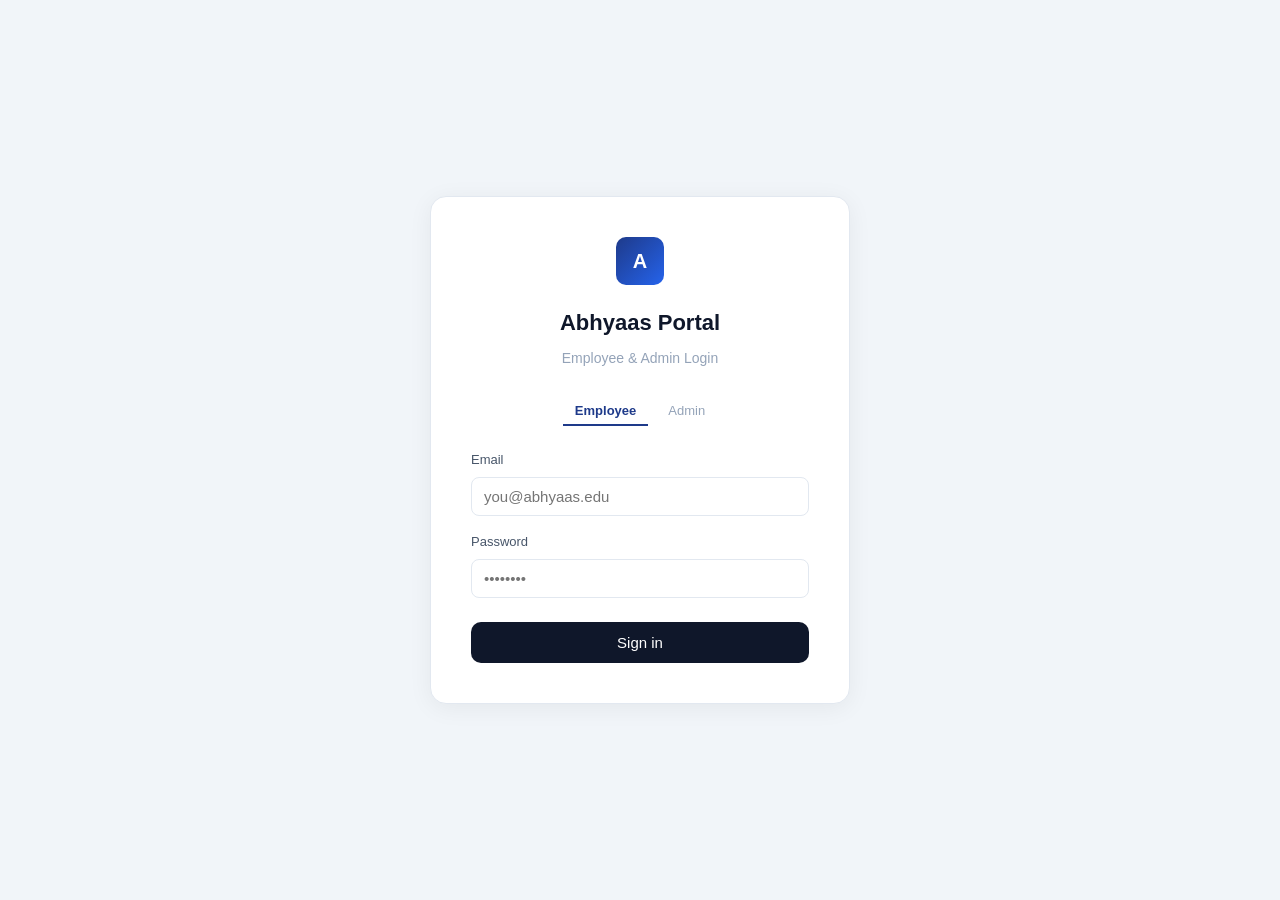
<file: abhyaas_portal.html>
<!DOCTYPE html>
<html lang="en">
<head>
<meta charset="UTF-8">
<meta name="viewport" content="width=device-width, initial-scale=1.0">
<title>Abhyaas — Employee Portal</title>
<style>
:root{--primary:#1e3a8a;--primary-light:#2563eb;--bg:#f1f5f9;--surface:#ffffff;--text:#0f172a;--text-secondary:#475569;--text-muted:#94a3b8;--border:#e2e8f0;--danger:#dc2626;--success:#16a34a;--warning:#d97706;}
*{box-sizing:border-box;margin:0;padding:0}
body{font-family:-apple-system,BlinkMacSystemFont,"Segoe UI",Roboto,Arial,sans-serif;color:var(--text);line-height:1.6;background:var(--bg);min-height:100vh}
button,input,select,textarea{font-family:inherit}

/* Login */
.login-wrap{display:flex;align-items:center;justify-content:center;min-height:100vh;padding:16px}
.login-card{background:var(--surface);border:1px solid var(--border);border-radius:16px;padding:40px;width:100%;max-width:420px;box-shadow:0 4px 24px rgba(0,0,0,.06)}
.login-logo{width:48px;height:48px;border-radius:10px;background:linear-gradient(135deg,var(--primary),var(--primary-light));display:flex;align-items:center;justify-content:center;color:white;font-weight:700;font-size:20px;margin:0 auto 20px}
.login-card h1{text-align:center;font-size:22px;margin-bottom:6px}
.login-card p{text-align:center;color:var(--text-muted);font-size:14px;margin-bottom:28px}
.form-group{margin-bottom:16px}
.form-group label{display:block;font-size:13px;font-weight:500;color:var(--text-secondary);margin-bottom:6px}
.form-group input,.form-group select{width:100%;padding:10px 12px;border:1px solid var(--border);border-radius:8px;font-size:15px;background:var(--surface);color:var(--text)}
.btn{width:100%;padding:12px;border-radius:10px;font-weight:500;font-size:15px;border:none;cursor:pointer;background:var(--text);color:white;margin-top:8px}
.btn:hover{opacity:.95}
.btn-outline{background:none;color:var(--text);border:1px solid var(--border)}
.btn-sm{padding:8px 14px;font-size:13px;width:auto}
.btn-success{background:var(--success);color:white}
.btn-danger{background:var(--danger);color:white}
.btn-warning{background:var(--warning);color:white}
.toggle-row{display:flex;justify-content:center;gap:8px;margin-bottom:24px}
.toggle-row button{background:none;border:none;padding:6px 12px;font-size:13px;color:var(--text-muted);cursor:pointer;border-bottom:2px solid transparent}
.toggle-row button.active{color:var(--primary);border-bottom-color:var(--primary);font-weight:600}

/* Dashboard Layout */
.dashboard{display:none;min-height:100vh}
.dashboard.active{display:flex}
.sidebar{width:260px;background:var(--surface);border-right:1px solid var(--border);display:flex;flex-direction:column;position:fixed;height:100vh;overflow-y:auto}
.sidebar-header{padding:20px;border-bottom:1px solid var(--border);display:flex;align-items:center;gap:10px}
.sidebar-header .logo-mark{width:36px;height:36px;border-radius:8px;background:linear-gradient(135deg,var(--primary),var(--primary-light));display:flex;align-items:center;justify-content:center;color:white;font-weight:700;font-size:16px}
.sidebar-nav{flex:1;padding:12px}
.nav-item{display:flex;align-items:center;gap:10px;padding:10px 12px;border-radius:8px;font-size:14px;color:var(--text-secondary);cursor:pointer;margin-bottom:4px;border:none;background:none;width:100%;text-align:left}
.nav-item:hover,.nav-item.active{background:var(--bg);color:var(--text)}
.nav-item .icon{width:20px;text-align:center}
.sidebar-footer{padding:16px;border-top:1px solid var(--border);font-size:13px;color:var(--text-muted)}
.main{flex:1;margin-left:260px;min-height:100vh}
.topbar{background:var(--surface);border-bottom:1px solid var(--border);padding:12px 24px;display:flex;align-items:center;justify-content:space-between;position:sticky;top:0;z-index:50}
.topbar-title{font-size:18px;font-weight:600}
.topbar-user{display:flex;align-items:center;gap:10px}
.user-avatar{width:36px;height:36px;border-radius:50%;background:linear-gradient(135deg,var(--primary),var(--primary-light));display:flex;align-items:center;justify-content:center;color:white;font-weight:600;font-size:14px}
.content{padding:24px;max-width:1200px}

/* Stats */
.stats-grid{display:grid;grid-template-columns:repeat(auto-fit,minmax(200px,1fr));gap:16px;margin-bottom:24px}
.stat-card{background:var(--surface);border:1px solid var(--border);border-radius:12px;padding:20px}
.stat-label{font-size:12px;color:var(--text-muted);text-transform:uppercase;letter-spacing:.03em;margin-bottom:6px}
.stat-value{font-size:28px;font-weight:700;margin-bottom:4px}
.stat-delta{font-size:13px;color:var(--text-muted)}

/* Cards & Tables */
.card{background:var(--surface);border:1px solid var(--border);border-radius:12px;padding:24px;margin-bottom:20px}
.card-header{display:flex;justify-content:space-between;align-items:center;margin-bottom:16px}
.card-title{font-size:18px;font-weight:600}
.table-wrap{overflow-x:auto}
table{width:100%;border-collapse:collapse;font-size:14px}
th,td{padding:12px 16px;text-align:left;border-bottom:1px solid var(--border)}
th{font-weight:600;color:var(--text-muted);font-size:12px;text-transform:uppercase;letter-spacing:.03em;background:var(--bg)}
tr:hover td{background:var(--bg)}
.status{display:inline-block;padding:4px 10px;border-radius:6px;font-size:12px;font-weight:500}
.status-pending{background:#fef3c7;color:#92400e}
.status-approved{background:#dcfce7;color:#166534}
.status-rejected{background:#fee2e2;color:#991b1b}
.badge-inline{display:inline-block;padding:2px 8px;border-radius:4px;font-size:12px;font-weight:500;background:var(--bg);color:var(--text-secondary)}

/* Leave balance circles */
.balance-grid{display:grid;grid-template-columns:repeat(auto-fit,minmax(140px,1fr));gap:16px;margin-bottom:24px}
.balance-item{background:var(--surface);border:1px solid var(--border);border-radius:12px;padding:20px;text-align:center}
.balance-circle{width:72px;height:72px;border-radius:50%;border:4px solid var(--border);display:flex;align-items:center;justify-content:center;margin:0 auto 12px;font-size:18px;font-weight:700;position:relative}
.balance-circle.cl{border-color:#2563eb;color:#2563eb}
.balance-circle.sl{border-color:#16a34a;color:#16a34a}
.balance-circle.el{border-color:#9333ea;color:#9333ea}
.balance-label{font-size:13px;color:var(--text-muted)}

/* Calendar */
.calendar-grid{display:grid;grid-template-columns:repeat(7,1fr);gap:4px}
.cal-header{text-align:center;font-size:12px;color:var(--text-muted);padding:8px;font-weight:600}
.cal-day{background:var(--surface);border:1px solid var(--border);border-radius:6px;padding:8px;min-height:80px;font-size:13px}
.cal-day.other{color:var(--text-muted);background:var(--bg)}
.cal-event{font-size:11px;padding:2px 6px;border-radius:4px;margin-top:4px;background:#eff6ff;color:#1e40af}

/* Responsive */
@media(max-width:768px){
.sidebar{display:none}
.main{margin-left:0}
.stats-grid{grid-template-columns:repeat(2,1fr)}
.balance-grid{grid-template-columns:repeat(2,1fr)}
}
</style>
</head>
<body>

<!-- LOGIN -->
<div id="login-view" class="login-wrap">
<div class="login-card">
<div class="login-logo">A</div>
<h1>Abhyaas Portal</h1>
<p>Employee & Admin Login</p>
<div class="toggle-row">
<button class="active" onclick="switchLogin('employee',this)">Employee</button>
<button onclick="switchLogin('admin',this)">Admin</button>
</div>
<form onsubmit="handleLogin(event)">
<div class="form-group"><label>Email</label><input type="email" id="login-email" placeholder="you@abhyaas.edu" required></div>
<div class="form-group"><label>Password</label><input type="password" placeholder="••••••••" required></div>
<button type="submit" class="btn">Sign in</button>
</form>
</div>
</div>

<!-- EMPLOYEE DASHBOARD -->
<div id="employee-dashboard" class="dashboard">
<div class="sidebar">
<div class="sidebar-header">
<div class="logo-mark">A</div>
<div><div style="font-weight:600;font-size:14px">Abhyaas Portal</div><div style="font-size:12px;color:var(--text-muted)">Employee</div></div>
</div>
<div class="sidebar-nav">
<button class="nav-item active" onclick="showEmpPanel('emp-overview',this)"><span class="icon">📊</span> Overview</button>
<button class="nav-item" onclick="showEmpPanel('emp-apply',this)"><span class="icon">📝</span> Apply Leave</button>
<button class="nav-item" onclick="showEmpPanel('emp-history',this)"><span class="icon">📋</span> Leave History</button>
<button class="nav-item" onclick="showEmpPanel('emp-profile',this)"><span class="icon">👤</span> Profile</button>
</div>
<div class="sidebar-footer">
<button class="nav-item" onclick="logout()" style="color:var(--danger)"><span class="icon">🚪</span> Logout</button>
</div>
</div>
<div class="main">
<div class="topbar">
<div class="topbar-title" id="emp-page-title">Dashboard</div>
<div class="topbar-user">
<div style="text-align:right"><div style="font-weight:600;font-size:14px">Dr. Deepak K S</div><div style="font-size:12px;color:var(--text-muted)">Principal · Maths</div></div>
<div class="user-avatar">D</div>
</div>
</div>
<div class="content">

<!-- Overview -->
<div id="emp-overview" class="emp-panel active">
<div class="balance-grid">
<div class="balance-item"><div class="balance-circle cl">12</div><div class="balance-label">Casual Leave</div></div>
<div class="balance-item"><div class="balance-circle sl">8</div><div class="balance-label">Sick Leave</div></div>
<div class="balance-item"><div class="balance-circle el">15</div><div class="balance-label">Earned Leave</div></div>
<div class="balance-item"><div class="balance-circle" style="border-color:var(--warning);color:var(--warning)">0</div><div class="balance-label">Used this month</div></div>
</div>
<div class="card">
<div class="card-header"><div class="card-title">Recent leave applications</div></div>
<div class="table-wrap">
<table>
<thead><tr><th>Type</th><th>From</th><th>To</th><th>Days</th><th>Status</th></tr></thead>
<tbody>
<tr><td>Casual Leave</td><td>Aug 15, 2026</td><td>Aug 16, 2026</td><td>2</td><td><span class="status status-approved">Approved</span></td></tr>
<tr><td>Sick Leave</td><td>Jul 22, 2026</td><td>Jul 23, 2026</td><td>2</td><td><span class="status status-approved">Approved</span></td></tr>
<tr><td>Casual Leave</td><td>Jun 10, 2026</td><td>Jun 10, 2026</td><td>1</td><td><span class="status status-rejected">Rejected</span></td></tr>
</tbody>
</table>
</div>
</div>
</div>

<!-- Apply Leave -->
<div id="emp-apply" class="emp-panel" style="display:none">
<div class="card" style="max-width:600px">
<div class="card-header"><div class="card-title">Apply for leave</div></div>
<form onsubmit="handleLeaveApply(event)">
<div class="form-group"><label>Leave type *</label><select required><option value="">Select type</option><option>Casual Leave</option><option>Sick Leave</option><option>Earned Leave</option><option>Maternity / Paternity Leave</option></select></div>
<div style="display:grid;grid-template-columns:1fr 1fr;gap:16px">
<div class="form-group"><label>From date *</label><input type="date" required></div>
<div class="form-group"><label>To date *</label><input type="date" required></div>
</div>
<div class="form-group"><label>Reason *</label><textarea rows="3" placeholder="Brief reason for leave" required></textarea></div>
<div class="form-group"><label>Attachment (optional)</label><input type="file"></div>
<button type="submit" class="btn">Submit application</button>
</form>
</div>
</div>

<!-- History -->
<div id="emp-history" class="emp-panel" style="display:none">
<div class="card">
<div class="card-header"><div class="card-title">Leave history</div><div style="display:flex;gap:8px"><select style="padding:6px 10px;border:1px solid var(--border);border-radius:6px;font-size:13px"><option>All types</option><option>Casual</option><option>Sick</option><option>Earned</option></select><select style="padding:6px 10px;border:1px solid var(--border);border-radius:6px;font-size:13px"><option>2026</option><option>2025</option></select></div></div>
<div class="table-wrap">
<table>
<thead><tr><th>Applied</th><th>Type</th><th>From</th><th>To</th><th>Days</th><th>Status</th><th>Remarks</th></tr></thead>
<tbody>
<tr><td>Aug 10, 2026</td><td>Casual Leave</td><td>Aug 15, 2026</td><td>Aug 16, 2026</td><td>2</td><td><span class="status status-approved">Approved</span></td><td>—</td></tr>
<tr><td>Jul 20, 2026</td><td>Sick Leave</td><td>Jul 22, 2026</td><td>Jul 23, 2026</td><td>2</td><td><span class="status status-approved">Approved</span></td><td>Get well soon</td></tr>
<tr><td>Jun 08, 2026</td><td>Casual Leave</td><td>Jun 10, 2026</td><td>Jun 10, 2026</td><td>1</td><td><span class="status status-rejected">Rejected</span></td><td>Exam duty conflict</td></tr>
<tr><td>May 02, 2026</td><td>Earned Leave</td><td>May 05, 2026</td><td>May 09, 2026</td><td>5</td><td><span class="status status-approved">Approved</span></td><td>—</td></tr>
</tbody>
</table>
</div>
</div>
</div>

<!-- Profile -->
<div id="emp-profile" class="emp-panel" style="display:none">
<div class="card" style="max-width:600px">
<div class="card-header"><div class="card-title">My profile</div></div>
<div style="display:flex;align-items:center;gap:16px;margin-bottom:24px">
<div style="width:64px;height:64px;border-radius:50%;background:linear-gradient(135deg,#7c3aed,#a78bfa);display:flex;align-items:center;justify-content:center;color:white;font-size:24px;font-weight:600">D</div>
<div><div style="font-weight:600;font-size:16px">Dr. Deepak K S</div><div style="font-size:13px;color:var(--text-muted)">Principal · Mathematics Department</div></div>
</div>
<div class="form-row">
<div class="form-group"><label>Full name</label><input type="text" value="Dr. Deepak K S"></div>
<div class="form-group"><label>Email</label><input type="email" value="deepak@abhyaas.edu"></div>
</div>
<div class="form-row">
<div class="form-group"><label>Phone</label><input type="tel" value="+91 98765 43210"></div>
<div class="form-group"><label>Department</label><input type="text" value="Mathematics" disabled style="background:var(--bg)"></div>
</div>
<div class="form-group"><label>Designation</label><input type="text" value="Principal" disabled style="background:var(--bg)"></div>
<div style="display:flex;gap:12px;margin-top:8px">
<button class="btn btn-sm">Save changes</button>
<button class="btn btn-sm btn-outline">Change password</button>
</div>
</div>
</div>

</div>
</div>
</div>

<!-- ADMIN DASHBOARD -->
<div id="admin-dashboard" class="dashboard">
<div class="sidebar">
<div class="sidebar-header">
<div class="logo-mark">A</div>
<div><div style="font-weight:600;font-size:14px">Abhyaas Portal</div><div style="font-size:12px;color:var(--text-muted)">Admin</div></div>
</div>
<div class="sidebar-nav">
<button class="nav-item active" onclick="showAdminPanel('adm-overview',this)"><span class="icon">📊</span> Dashboard</button>
<button class="nav-item" onclick="showAdminPanel('adm-employees',this)"><span class="icon">👥</span> Employees</button>
<button class="nav-item" onclick="showAdminPanel('adm-leaves',this)"><span class="icon">📋</span> Leave Requests</button>
<button class="nav-item" onclick="showAdminPanel('adm-calendar',this)"><span class="icon">📅</span> Leave Calendar</button>
<button class="nav-item" onclick="showAdminPanel('adm-enquiries',this)"><span class="icon">💬</span> Enquiries</button>
<button class="nav-item" onclick="showAdminPanel('adm-reports',this)"><span class="icon">📈</span> Reports</button>
</div>
<div class="sidebar-footer">
<button class="nav-item" onclick="logout()" style="color:var(--danger)"><span class="icon">🚪</span> Logout</button>
</div>
</div>
<div class="main">
<div class="topbar">
<div class="topbar-title" id="admin-page-title">Admin Dashboard</div>
<div class="topbar-user">
<div style="text-align:right"><div style="font-weight:600;font-size:14px">Admin</div><div style="font-size:12px;color:var(--text-muted)">Superuser</div></div>
<div class="user-avatar" style="background:var(--text)">A</div>
</div>
</div>
<div class="content">

<!-- Overview -->
<div id="adm-overview" class="adm-panel active">
<div class="stats-grid">
<div class="stat-card"><div class="stat-label">Total employees</div><div class="stat-value">20</div><div class="stat-delta">Teaching + Non-teaching</div></div>
<div class="stat-card"><div class="stat-label">Pending leaves</div><div class="stat-value" style="color:var(--warning)">4</div><div class="stat-delta">Awaiting approval</div></div>
<div class="stat-card"><div class="stat-label">Approved this month</div><div class="stat-value" style="color:var(--success)">12</div><div class="stat-delta">+3 from last month</div></div>
<div class="stat-card"><div class="stat-label">New enquiries</div><div class="stat-value" style="color:var(--primary-light)">8</div><div class="stat-delta">This week</div></div>
</div>
<div class="grid-2">
<div class="card">
<div class="card-header"><div class="card-title">Recent leave requests</div><button class="btn btn-sm btn-outline" onclick="showAdminPanel('adm-leaves',document.querySelectorAll('.sidebar-nav .nav-item')[2])">View all</button></div>
<div class="table-wrap">
<table>
<thead><tr><th>Employee</th><th>Type</th><th>From</th><th>To</th><th>Action</th></tr></thead>
<tbody>
<tr><td>Mrs. Prathima P K</td><td>Casual</td><td>Aug 18</td><td>Aug 19</td><td><button class="btn btn-sm btn-success" style="padding:4px 10px;font-size:12px">Approve</button> <button class="btn btn-sm btn-danger" style="padding:4px 10px;font-size:12px">Reject</button></td></tr>
<tr><td>Mr. Abhilash K</td><td>Sick</td><td>Aug 20</td><td>Aug 21</td><td><button class="btn btn-sm btn-success" style="padding:4px 10px;font-size:12px">Approve</button> <button class="btn btn-sm btn-danger" style="padding:4px 10px;font-size:12px">Reject</button></td></tr>
<tr><td>Dr. Darshan Raj</td><td>Earned</td><td>Aug 25</td><td>Aug 30</td><td><button class="btn btn-sm btn-success" style="padding:4px 10px;font-size:12px">Approve</button> <button class="btn btn-sm btn-danger" style="padding:4px 10px;font-size:12px">Reject</button></td></tr>
</tbody>
</table>
</div>
</div>
<div class="card">
<div class="card-header"><div class="card-title">Recent enquiries</div><button class="btn btn-sm btn-outline" onclick="showAdminPanel('adm-enquiries',document.querySelectorAll('.sidebar-nav .nav-item')[4])">View all</button></div>
<div class="table-wrap">
<table>
<thead><tr><th>Name</th><th>Course</th><th>Date</th><th>Status</th></tr></thead>
<tbody>
<tr><td>Rahul Sharma</td><td>PUC PCMB</td><td>Aug 08</td><td><span class="status status-pending">New</span></td></tr>
<tr><td>Priya Patel</td><td>NEET Coaching</td><td>Aug 07</td><td><span class="status status-pending">New</span></td></tr>
<tr><td>Amit Kumar</td><td>PUC PCMC</td><td>Aug 06</td><td><span class="status status-approved">Contacted</span></td></tr>
</tbody>
</table>
</div>
</div>
</div>
</div>

<!-- Employees -->
<div id="adm-employees" class="adm-panel" style="display:none">
<div class="card">
<div class="card-header">
<div class="card-title">All employees</div>
<div style="display:flex;gap:8px"><input type="text" placeholder="Search..." style="padding:6px 10px;border:1px solid var(--border);border-radius:6px;font-size:13px"><button class="btn btn-sm btn-primary">+ Add employee</button></div>
</div>
<div class="table-wrap">
<table>
<thead><tr><th>Name</th><th>Department</th><th>Designation</th><th>Phone</th><th>Joining</th><th>Status</th><th>Action</th></tr></thead>
<tbody>
<tr><td>Mr. Karthikeya M S</td><td>Physics</td><td>Chairman</td><td>8296003705</td><td>2010</td><td><span class="status status-approved">Active</span></td><td><button class="btn btn-sm btn-outline">Edit</button></td></tr>
<tr><td>Dr. Deepak K S</td><td>Mathematics</td><td>Principal</td><td>9353003705</td><td>2012</td><td><span class="status status-approved">Active</span></td><td><button class="btn btn-sm btn-outline">Edit</button></td></tr>
<tr><td>Dr. Darshan Raj C G</td><td>Chemistry</td><td>HOD</td><td>9876543210</td><td>2015</td><td><span class="status status-approved">Active</span></td><td><button class="btn btn-sm btn-outline">Edit</button></td></tr>
<tr><td>Mrs. Prathima P K</td><td>Physics</td><td>Faculty</td><td>9876543211</td><td>2016</td><td><span class="status status-approved">Active</span></td><td><button class="btn btn-sm btn-outline">Edit</button></td></tr>
<tr><td>Mr. Khaleel Sab</td><td>Mathematics</td><td>Faculty</td><td>9876543212</td><td>2014</td><td><span class="status status-approved">Active</span></td><td><button class="btn btn-sm btn-outline">Edit</button></td></tr>
</tbody>
</table>
</div>
</div>
</div>

<!-- Leave Requests -->
<div id="adm-leaves" class="adm-panel" style="display:none">
<div class="card">
<div class="card-header">
<div class="card-title">Leave requests</div>
<div style="display:flex;gap:8px">
<select style="padding:6px 10px;border:1px solid var(--border);border-radius:6px;font-size:13px"><option>All departments</option><option>Physics</option><option>Chemistry</option><option>Maths</option><option>Biology</option></select>
<select style="padding:6px 10px;border:1px solid var(--border);border-radius:6px;font-size:13px"><option>All types</option><option>Casual</option><option>Sick</option><option>Earned</option></select>
</div>
</div>
<div class="table-wrap">
<table>
<thead><tr><th><input type="checkbox"></th><th>Employee</th><th>Department</th><th>Type</th><th>From</th><th>To</th><th>Days</th><th>Reason</th><th>Status</th><th>Action</th></tr></thead>
<tbody>
<tr><td><input type="checkbox"></td><td>Mrs. Prathima P K</td><td>Physics</td><td>Casual</td><td>Aug 18</td><td>Aug 19</td><td>2</td><td>Personal work</td><td><span class="status status-pending">Pending</span></td><td><button class="btn btn-sm btn-success" style="padding:4px 10px;font-size:12px">✓</button> <button class="btn btn-sm btn-danger" style="padding:4px 10px;font-size:12px">✕</button></td></tr>
<tr><td><input type="checkbox"></td><td>Mr. Abhilash K</td><td>Physics</td><td>Sick</td><td>Aug 20</td><td>Aug 21</td><td>2</td><td>Fever</td><td><span class="status status-pending">Pending</span></td><td><button class="btn btn-sm btn-success" style="padding:4px 10px;font-size:12px">✓</button> <button class="btn btn-sm btn-danger" style="padding:4px 10px;font-size:12px">✕</button></td></tr>
<tr><td><input type="checkbox"></td><td>Dr. Darshan Raj</td><td>Chemistry</td><td>Earned</td><td>Aug 25</td><td>Aug 30</td><td>5</td><td>Family function</td><td><span class="status status-pending">Pending</span></td><td><button class="btn btn-sm btn-success" style="padding:4px 10px;font-size:12px">✓</button> <button class="btn btn-sm btn-danger" style="padding:4px 10px;font-size:12px">✕</button></td></tr>
<tr><td><input type="checkbox"></td><td>Mrs. Vidyashree</td><td>Chemistry</td><td>Casual</td><td>Aug 22</td><td>Aug 22</td><td>1</td><td>Bank work</td><td><span class="status status-pending">Pending</span></td><td><button class="btn btn-sm btn-success" style="padding:4px 10px;font-size:12px">✓</button> <button class="btn btn-sm btn-danger" style="padding:4px 10px;font-size:12px">✕</button></td></tr>
<tr><td><input type="checkbox"></td><td>Mr. Karthikeya M S</td><td>Physics</td><td>Casual</td><td>Aug 12</td><td>Aug 13</td><td>2</td><td>Meeting</td><td><span class="status status-approved">Approved</span></td><td>—</td></tr>
</tbody>
</table>
</div>
<div style="margin-top:12px;display:flex;gap:8px">
<button class="btn btn-sm btn-success">Bulk approve</button>
<button class="btn btn-sm btn-danger">Bulk reject</button>
</div>
</div>
</div>

<!-- Calendar -->
<div id="adm-calendar" class="adm-panel" style="display:none">
<div class="card">
<div class="card-header"><div class="card-title">Leave calendar — August 2026</div><div style="display:flex;gap:8px;align-items:center"><span style="font-size:13px;color:var(--text-muted)">Department:</span><select style="padding:6px 10px;border:1px solid var(--border);border-radius:6px;font-size:13px"><option>All</option><option>Physics</option><option>Chemistry</option><option>Maths</option></select></div></div>
<div class="calendar-grid">
<div class="cal-header">Sun</div><div class="cal-header">Mon</div><div class="cal-header">Tue</div><div class="cal-header">Wed</div><div class="cal-header">Thu</div><div class="cal-header">Fri</div><div class="cal-header">Sat</div>
<div class="cal-day other">26</div><div class="cal-day other">27</div><div class="cal-day other">28</div><div class="cal-day other">29</div><div class="cal-day other">30</div><div class="cal-day other">31</div><div class="cal-day">1</div>
<div class="cal-day">2</div><div class="cal-day">3</div><div class="cal-day">4</div><div class="cal-day">5</div><div class="cal-day">6</div><div class="cal-day">7</div><div class="cal-day">8</div>
<div class="cal-day">9</div><div class="cal-day">10</div><div class="cal-day">11</div><div class="cal-day">12<div class="cal-event" style="background:#fee2e2;color:#991b1b">Karthikeya</div></div><div class="cal-day">13<div class="cal-event" style="background:#fee2e2;color:#991b1b">Karthikeya</div></div><div class="cal-day">14</div><div class="cal-day">15</div>
<div class="cal-day">16</div><div class="cal-day">17</div><div class="cal-day">18<div class="cal-event">Prathima</div></div><div class="cal-day">19<div class="cal-event">Prathima</div></div><div class="cal-day">20<div class="cal-event" style="background:#dcfce7;color:#166534">Abhilash</div></div><div class="cal-day">21<div class="cal-event" style="background:#dcfce7;color:#166534">Abhilash</div></div><div class="cal-day">22<div class="cal-event">Vidyashree</div></div>
<div class="cal-day">23</div><div class="cal-day">24</div><div class="cal-day">25<div class="cal-event" style="background:#fef3c7;color:#92400e">Darshan</div></div><div class="cal-day">26<div class="cal-event" style="background:#fef3c7;color:#92400e">Darshan</div></div><div class="cal-day">27<div class="cal-event" style="background:#fef3c7;color:#92400e">Darshan</div></div><div class="cal-day">28<div class="cal-event" style="background:#fef3c7;color:#92400e">Darshan</div></div><div class="cal-day">29<div class="cal-event" style="background:#fef3c7;color:#92400e">Darshan</div></div>
<div class="cal-day">30</div><div class="cal-day">31</div><div class="cal-day other">1</div><div class="cal-day other">2</div><div class="cal-day other">3</div><div class="cal-day other">4</div><div class="cal-day other">5</div>
</div>
<div style="margin-top:16px;display:flex;gap:16px;font-size:13px">
<div style="display:flex;align-items:center;gap:6px"><span style="width:12px;height:12px;border-radius:3px;background:#eff6ff;display:inline-block"></span> Casual</div>
<div style="display:flex;align-items:center;gap:6px"><span style="width:12px;height:12px;border-radius:3px;background:#dcfce7;display:inline-block"></span> Sick</div>
<div style="display:flex;align-items:center;gap:6px"><span style="width:12px;height:12px;border-radius:3px;background:#fef3c7;display:inline-block"></span> Earned</div>
</div>
</div>
</div>

<!-- Enquiries -->
<div id="adm-enquiries" class="adm-panel" style="display:none">
<div class="card">
<div class="card-header">
<div class="card-title">Admission enquiries</div>
<div style="display:flex;gap:8px">
<select style="padding:6px 10px;border:1px solid var(--border);border-radius:6px;font-size:13px"><option>All status</option><option>New</option><option>Contacted</option><option>Converted</option></select>
<button class="btn btn-sm btn-outline">Export CSV</button>
</div>
</div>
<div class="table-wrap">
<table>
<thead><tr><th>Date</th><th>Student</th><th>Parent</th><th>Phone</th><th>Course</th><th>Status</th><th>Action</th></tr></thead>
<tbody>
<tr><td>Aug 08, 2026</td><td>Rahul Sharma</td><td>Mr. Sharma</td><td>9876543210</td><td>PUC PCMB</td><td><span class="status status-pending">New</span></td><td><button class="btn btn-sm btn-outline">Mark contacted</button></td></tr>
<tr><td>Aug 07, 2026</td><td>Priya Patel</td><td>Mrs. Patel</td><td>9876543211</td><td>NEET Coaching</td><td><span class="status status-pending">New</span></td><td><button class="btn btn-sm btn-outline">Mark contacted</button></td></tr>
<tr><td>Aug 06, 2026</td><td>Amit Kumar</td><td>Mr. Kumar</td><td>9876543212</td><td>PUC PCMC</td><td><span class="status status-approved">Contacted</span></td><td><button class="btn btn-sm btn-outline">Mark converted</button></td></tr>
<tr><td>Aug 05, 2026</td><td>Sneha Rao</td><td>Mr. Rao</td><td>9876543213</td><td>JEE Coaching</td><td><span class="status status-approved">Converted</span></td><td>—</td></tr>
<tr><td>Aug 04, 2026</td><td>Vikram Naik</td><td>Mrs. Naik</td><td>9876543214</td><td>PUC PCMB</td><td><span class="status status-pending">New</span></td><td><button class="btn btn-sm btn-outline">Mark contacted</button></td></tr>
</tbody>
</table>
</div>
</div>
</div>

<!-- Reports -->
<div id="adm-reports" class="adm-panel" style="display:none">
<div class="card">
<div class="card-header"><div class="card-title">Leave reports</div><div style="display:flex;gap:8px"><select style="padding:6px 10px;border:1px solid var(--border);border-radius:6px;font-size:13px"><option>August 2026</option><option>July 2026</option><option>June 2026</option></select><button class="btn btn-sm btn-outline">Export Excel</button></div></div>
<div class="table-wrap">
<table>
<thead><tr><th>Employee</th><th>Department</th><th>Casual</th><th>Sick</th><th>Earned</th><th>Total</th></tr></thead>
<tbody>
<tr><td>Mr. Karthikeya M S</td><td>Physics</td><td>2</td><td>0</td><td>0</td><td>2</td></tr>
<tr><td>Mrs. Prathima P K</td><td>Physics</td><td>2</td><td>1</td><td>0</td><td>3</td></tr>
<tr><td>Dr. Darshan Raj C G</td><td>Chemistry</td><td>0</td><td>0</td><td>5</td><td>5</td></tr>
<tr><td>Dr. Deepak K S</td><td>Maths</td><td>2</td><td>2</td><td>5</td><td>9</td></tr>
<tr><td>Mrs. Sumalatha</td><td>Biology</td><td>1</td><td>0</td><td>0</td><td>1</td></tr>
</tbody>
</table>
</div>
</div>
</div>

</div>
</div>
</div>

<script>
let loginType='employee';
function switchLogin(type,btn){
loginType=type;
document.querySelectorAll('.toggle-row button').forEach(b=>b.classList.remove('active'));
btn.classList.add('active');
document.getElementById('login-email').placeholder=type==='admin'?'admin@abhyaas.edu':'you@abhyaas.edu';
}
function handleLogin(e){
e.preventDefault();
document.getElementById('login-view').style.display='none';
if(loginType==='admin'){
document.getElementById('admin-dashboard').classList.add('active');
}else{
document.getElementById('employee-dashboard').classList.add('active');
}
}
function logout(){
document.getElementById('login-view').style.display='flex';
document.getElementById('employee-dashboard').classList.remove('active');
document.getElementById('admin-dashboard').classList.remove('active');
}
function showEmpPanel(id,btn){
document.querySelectorAll('.emp-panel').forEach(p=>p.style.display='none');
document.getElementById(id).style.display='block';
document.querySelectorAll('#employee-dashboard .nav-item').forEach(b=>b.classList.remove('active'));
if(btn)btn.classList.add('active');
const titles={'emp-overview':'Dashboard','emp-apply':'Apply Leave','emp-history':'Leave History','emp-profile':'Profile'};
document.getElementById('emp-page-title').textContent=titles[id]||'Dashboard';
}
function showAdminPanel(id,btn){
document.querySelectorAll('.adm-panel').forEach(p=>p.style.display='none');
document.getElementById(id).style.display='block';
document.querySelectorAll('#admin-dashboard .nav-item').forEach(b=>b.classList.remove('active'));
if(btn)btn.classList.add('active');
const titles={'adm-overview':'Admin Dashboard','adm-employees':'Employees','adm-leaves':'Leave Requests','adm-calendar':'Leave Calendar','adm-enquiries':'Enquiries','adm-reports':'Reports'};
document.getElementById('admin-page-title').textContent=titles[id]||'Admin Dashboard';
}
function handleLeaveApply(e){
e.preventDefault();
alert('Leave application submitted successfully!');
showEmpPanel('emp-history',document.querySelectorAll('#employee-dashboard .nav-item')[2]);
}
</script>
</body>
</html>
</file>
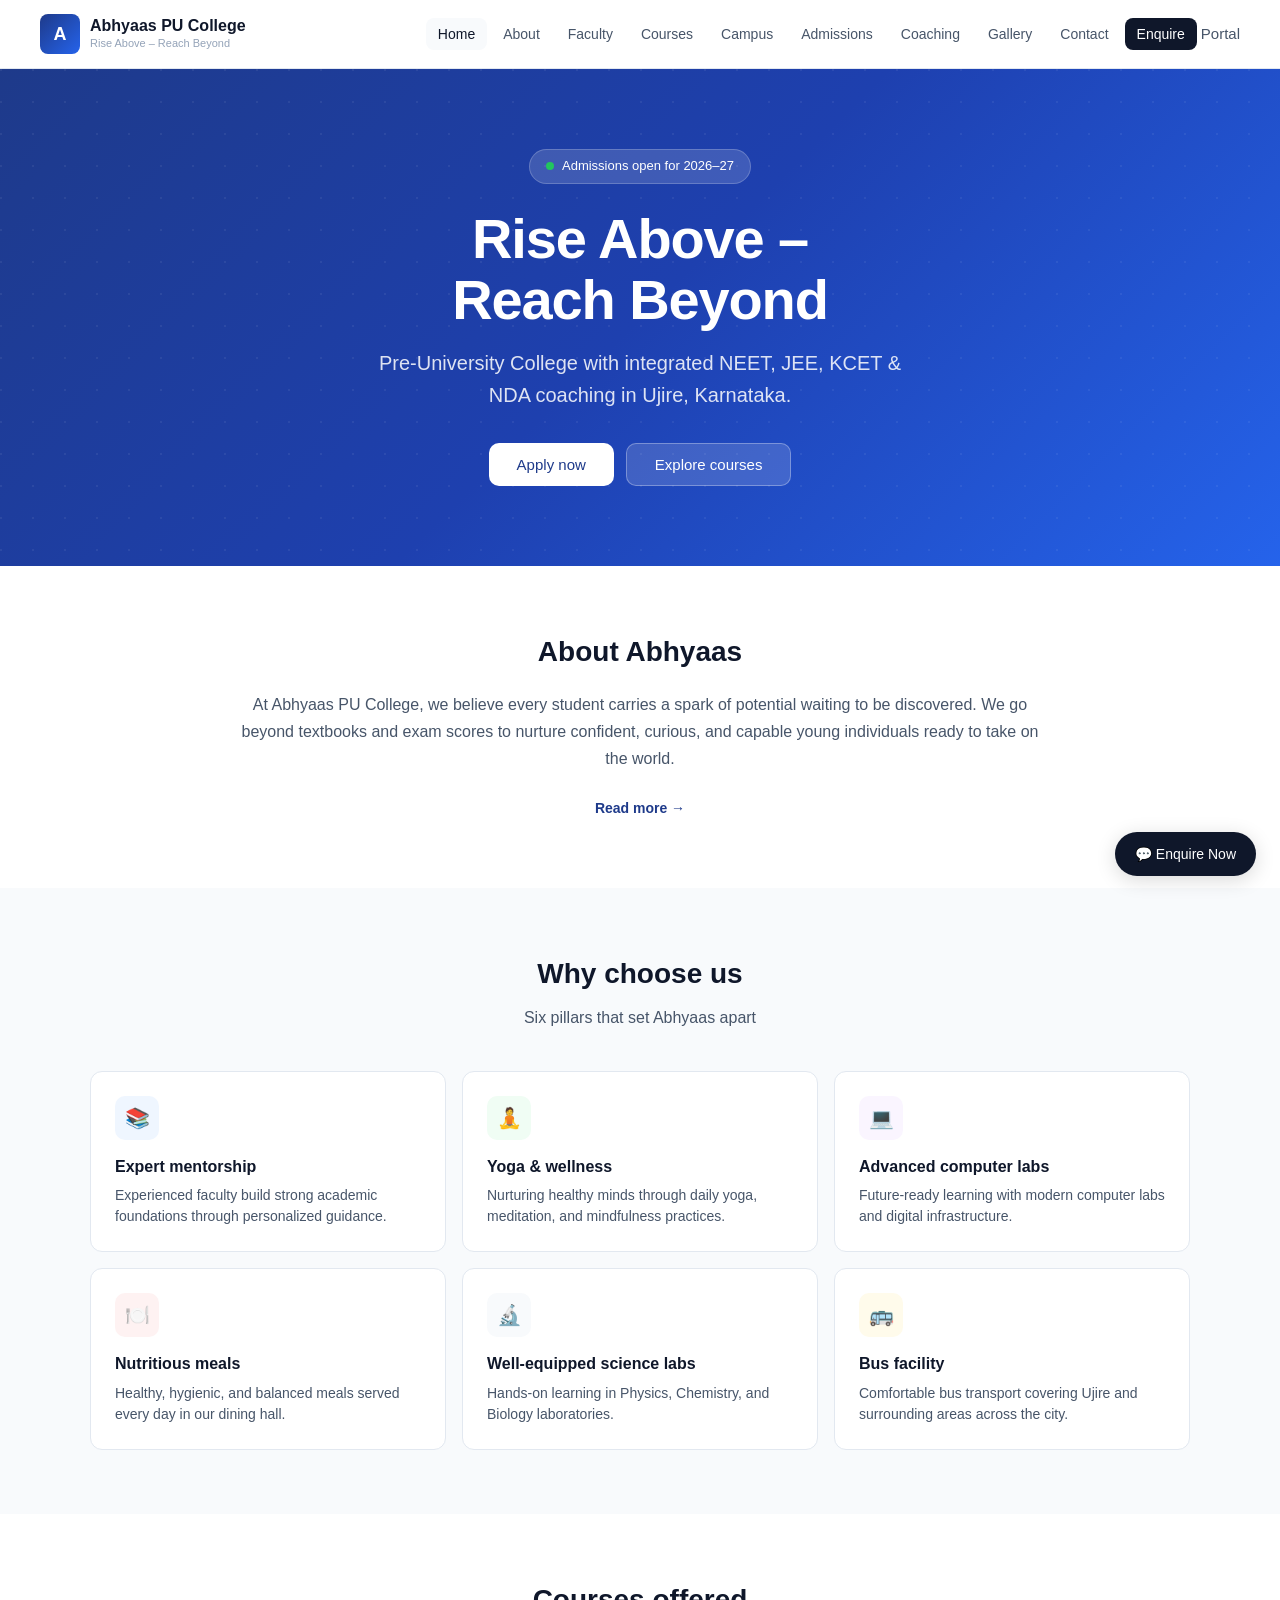
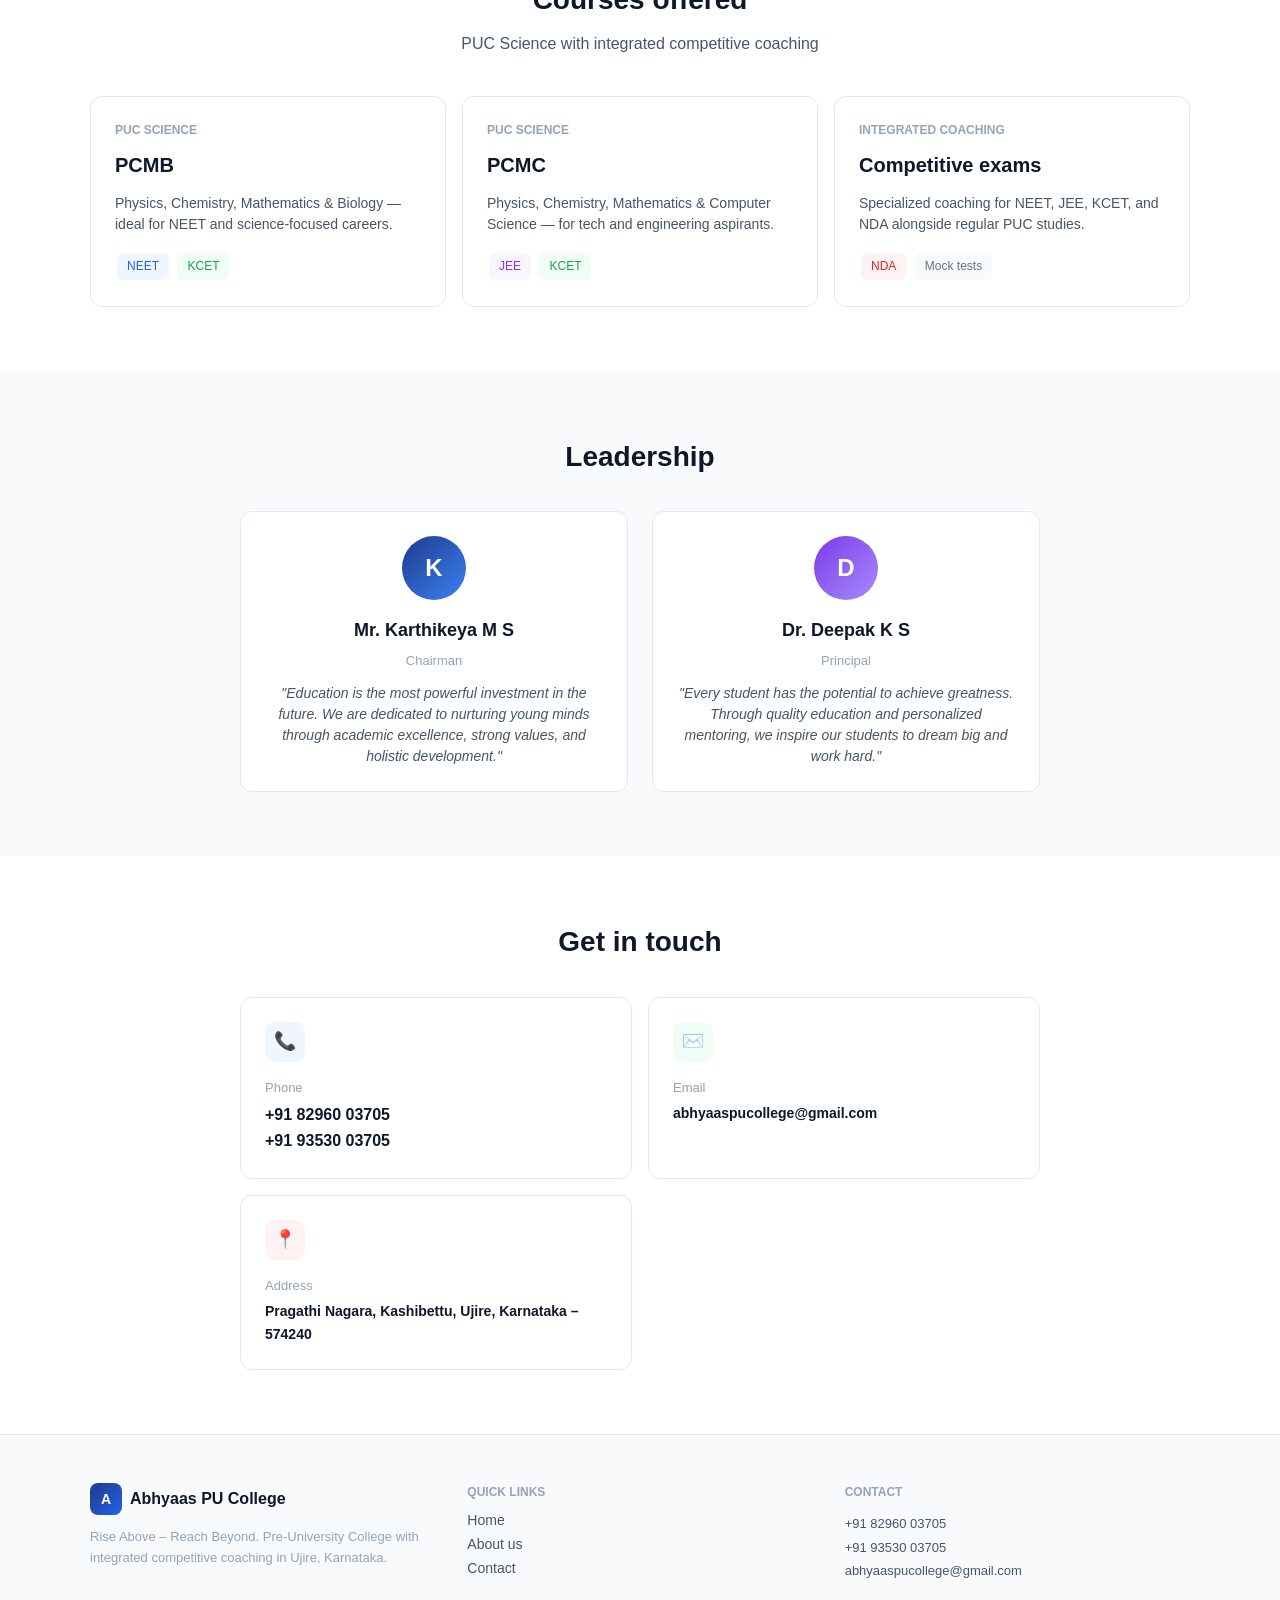
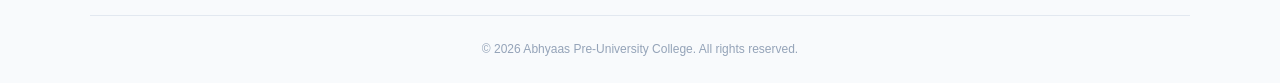
<file: abhyaas_website.html>
<!DOCTYPE html>
<html lang="en">
<head>
<meta charset="UTF-8">
<meta name="viewport" content="width=device-width, initial-scale=1.0">
<title>Abhyaas Pre-University College</title>
<style>
:root{--primary:#1e3a8a;--primary-light:#2563eb;--gold:#f59e0b;--bg:#ffffff;--bg-muted:#f8fafc;--text:#0f172a;--text-secondary:#475569;--text-muted:#94a3b8;--border:#e2e8f0;--radius:12px;--danger:#dc2626;--success:#16a34a;--warning:#d97706;}
*{box-sizing:border-box;margin:0;padding:0}
body{font-family:-apple-system,BlinkMacSystemFont,"Segoe UI",Roboto,"Helvetica Neue",Arial,sans-serif;color:var(--text);line-height:1.6;background:var(--bg)}
button,input,select,textarea{font-family:inherit}
a{color:inherit;text-decoration:none}

nav{position:sticky;top:0;z-index:100;background:rgba(255,255,255,0.95);backdrop-filter:blur(12px);border-bottom:1px solid var(--border);padding:12px 16px}
.nav-inner{max-width:1200px;margin:0 auto;display:flex;align-items:center;justify-content:space-between}
.logo{display:flex;align-items:center;gap:10px;cursor:pointer}
.logo-mark{width:40px;height:40px;border-radius:8px;background:linear-gradient(135deg,var(--primary),var(--primary-light));display:flex;align-items:center;justify-content:center;color:white;font-weight:700;font-size:18px}
.logo-text{font-weight:600;font-size:16px;line-height:1.2}
.logo-tag{font-size:11px;color:var(--text-muted)}
.desktop-nav{display:flex;gap:4px;align-items:center}
.nav-btn{background:none;border:none;padding:8px 12px;border-radius:8px;font-size:14px;color:var(--text-secondary);font-weight:500;transition:all .15s;cursor:pointer}
.nav-btn:hover,.nav-btn.active{background:var(--bg-muted);color:var(--text)}
.nav-btn.primary{background:var(--text);color:white}
.mobile-toggle{display:none;background:none;border:none;padding:8px;color:var(--text);font-size:20px;cursor:pointer}
.mobile-menu{display:none;padding-top:12px;border-top:1px solid var(--border);margin-top:12px}
.mobile-menu.open{display:block}
.mobile-nav-btn{display:block;width:100%;text-align:left;background:none;border:none;padding:10px 0;font-size:15px;color:var(--text-secondary);cursor:pointer}

.hero{background:linear-gradient(135deg,var(--primary) 0%,#1e40af 50%,var(--primary-light) 100%);color:white;padding:80px 16px;text-align:center;position:relative;overflow:hidden}
.hero-grid{position:absolute;inset:0;opacity:.06;background-image:radial-gradient(circle at 1px 1px,white 1px,transparent 0);background-size:32px 32px}
.hero-inner{position:relative;max-width:800px;margin:0 auto}
.badge{display:inline-flex;align-items:center;gap:8px;background:rgba(255,255,255,.15);padding:6px 16px;border-radius:100px;font-size:13px;margin-bottom:24px;border:1px solid rgba(255,255,255,.2)}
.badge-dot{width:8px;height:8px;background:#22c55e;border-radius:50%}
.hero h1{font-size:clamp(36px,6vw,56px);font-weight:700;line-height:1.1;margin-bottom:16px;letter-spacing:-.02em}
.hero p{font-size:clamp(16px,2.5vw,20px);opacity:.85;max-width:560px;margin:0 auto 32px}
.hero-btns{display:flex;gap:12px;justify-content:center;flex-wrap:wrap}
.btn{padding:12px 28px;border-radius:10px;font-weight:500;font-size:15px;border:none;cursor:pointer;transition:transform .15s;display:inline-flex;align-items:center;gap:8px}
.btn:hover{transform:translateY(-1px)}
.btn-white{background:white;color:var(--primary)}
.btn-ghost{background:rgba(255,255,255,.15);color:white;border:1px solid rgba(255,255,255,.3)}
.btn-primary{background:var(--text);color:white}
.btn-outline{background:none;color:var(--text);border:1px solid var(--border)}
.btn-sm{padding:8px 16px;font-size:13px}

.section{padding:64px 16px}
.section-muted{background:var(--bg-muted)}
.container{max-width:1100px;margin:0 auto}
.section-title{font-size:28px;font-weight:700;text-align:center;margin-bottom:8px}
.section-subtitle{text-align:center;color:var(--text-secondary);margin-bottom:40px}

.grid-4{display:grid;grid-template-columns:repeat(auto-fit,minmax(220px,1fr));gap:16px}
.grid-3{display:grid;grid-template-columns:repeat(auto-fit,minmax(280px,1fr));gap:16px}
.grid-2{display:grid;grid-template-columns:repeat(auto-fit,minmax(240px,1fr));gap:24px}
.card{background:var(--bg);border:1px solid var(--border);border-radius:var(--radius);padding:24px;transition:box-shadow .2s}
.card:hover{box-shadow:0 8px 24px rgba(0,0,0,.06)}
.icon-box{width:44px;height:44px;border-radius:10px;display:flex;align-items:center;justify-content:center;margin-bottom:14px;font-size:20px}
.card h3{font-size:16px;font-weight:600;margin-bottom:6px}
.card p{font-size:14px;color:var(--text-secondary);line-height:1.5}
.tag{font-size:12px;padding:4px 10px;border-radius:6px;display:inline-block;margin:2px;font-weight:500}

.avatar{width:64px;height:64px;border-radius:50%;display:flex;align-items:center;justify-content:center;color:white;font-size:24px;font-weight:600}
.quote{font-size:14px;color:var(--text-secondary);font-style:italic;line-height:1.6}

.contact-grid{display:grid;grid-template-columns:repeat(auto-fit,minmax(280px,1fr));gap:24px;margin-bottom:40px}
.contact-card{border:1px solid var(--border);border-radius:var(--radius);padding:24px;background:var(--bg)}
.contact-icon{width:40px;height:40px;border-radius:10px;display:flex;align-items:center;justify-content:center;margin-bottom:16px;font-size:18px}

.form-group{margin-bottom:16px}
.form-group label{display:block;font-size:13px;font-weight:500;color:var(--text-secondary);margin-bottom:6px}
.form-group input,.form-group select,.form-group textarea{width:100%;padding:10px 12px;border:1px solid var(--border);border-radius:8px;font-size:15px;background:var(--bg);color:var(--text);font-family:inherit}
.form-row{display:grid;grid-template-columns:repeat(auto-fit,minmax(220px,1fr));gap:16px}

.faculty-grid{display:grid;grid-template-columns:repeat(auto-fill,minmax(260px,1fr));gap:16px}
.faculty-card{background:var(--bg);border:1px solid var(--border);border-radius:var(--radius);padding:20px;display:flex;align-items:center;gap:16px;transition:box-shadow .2s}
.faculty-card:hover{box-shadow:0 4px 16px rgba(0,0,0,.06)}
.faculty-avatar{width:56px;height:56px;border-radius:50%;background:linear-gradient(135deg,var(--primary),var(--primary-light));display:flex;align-items:center;justify-content:center;color:white;font-size:20px;font-weight:600;flex-shrink:0}
.faculty-info{min-width:0}
.faculty-name{font-weight:600;font-size:15px;margin-bottom:2px}
.faculty-meta{font-size:13px;color:var(--text-muted)}

.gallery-grid{display:grid;grid-template-columns:repeat(auto-fill,minmax(200px,1fr));gap:12px}
.gallery-item{aspect-ratio:4/3;background:var(--bg-muted);border-radius:10px;border:1px solid var(--border);display:flex;align-items:center;justify-content:center;color:var(--text-muted);font-size:14px;cursor:pointer;transition:transform .15s}
.gallery-item:hover{transform:scale(1.02)}

.timeline{position:relative;padding-left:32px}
.timeline::before{content:'';position:absolute;left:8px;top:0;bottom:0;width:2px;background:var(--border)}
.timeline-item{position:relative;margin-bottom:28px}
.timeline-item::before{content:'';position:absolute;left:-28px;top:4px;width:16px;height:16px;border-radius:50%;background:var(--primary);border:3px solid white;box-shadow:0 0 0 2px var(--primary)}
.timeline-item h4{font-size:16px;font-weight:600;margin-bottom:4px}
.timeline-item p{font-size:14px;color:var(--text-secondary)}

.checklist{list-style:none}
.checklist li{display:flex;align-items:flex-start;gap:10px;margin-bottom:10px;font-size:14px;color:var(--text-secondary)}
.checklist li::before{content:"✓";color:var(--success);font-weight:700;flex-shrink:0}

footer{border-top:1px solid var(--border);padding:48px 16px 24px;background:var(--bg-muted)}
.footer-grid{max-width:1100px;margin:0 auto;display:grid;grid-template-columns:repeat(auto-fit,minmax(200px,1fr));gap:32px;margin-bottom:32px}
.footer-bottom{max-width:1100px;margin:0 auto;padding-top:24px;border-top:1px solid var(--border);text-align:center;font-size:12px;color:var(--text-muted)}

.float-btn{position:fixed;bottom:24px;right:24px;z-index:90;background:var(--text);color:white;border:none;padding:14px 20px;border-radius:100px;font-weight:500;font-size:14px;cursor:pointer;box-shadow:0 4px 20px rgba(0,0,0,.15);display:flex;align-items:center;gap:8px}

.modal-overlay{display:none;position:fixed;inset:0;z-index:200;background:rgba(0,0,0,.5);align-items:center;justify-content:center;padding:16px}
.modal-overlay.active{display:flex}
.modal{background:var(--bg);border-radius:16px;max-width:520px;width:100%;max-height:90vh;overflow-y:auto}
.modal-header{padding:24px 28px 20px;border-bottom:1px solid var(--border);display:flex;justify-content:space-between;align-items:center}
.modal-header h2{font-size:20px;font-weight:600}
.modal-header p{font-size:13px;color:var(--text-muted);margin:4px 0 0}
.modal-close{background:none;border:none;padding:6px;cursor:pointer;color:var(--text-secondary);border-radius:8px;font-size:18px}
.modal-close:hover{background:var(--bg-muted)}
.modal-body{padding:24px 28px}
.checkbox-row{display:flex;align-items:center;gap:8px;margin-bottom:20px}
.checkbox-row input{width:16px;height:16px}
.checkbox-row label{font-size:13px;color:var(--text-secondary);cursor:pointer}
.btn-block{width:100%;padding:12px;background:var(--text);color:white;border:none;border-radius:10px;font-weight:500;font-size:15px;cursor:pointer}
.success-msg{display:none;text-align:center;padding:40px 28px}
.success-msg.active{display:block}
.success-icon{width:56px;height:56px;border-radius:50%;background:#dcfce7;color:#16a34a;display:flex;align-items:center;justify-content:center;margin:0 auto 16px;font-size:24px}

.page{display:none}
.page.active{display:block}

.tabs{display:flex;gap:4px;border-bottom:1px solid var(--border);margin-bottom:24px;overflow-x:auto}
.tab-btn{background:none;border:none;padding:10px 16px;font-size:14px;font-weight:500;color:var(--text-secondary);cursor:pointer;white-space:nowrap;border-bottom:2px solid transparent;margin-bottom:-1px}
.tab-btn.active{color:var(--primary);border-bottom-color:var(--primary)}
.tab-panel{display:none}
.tab-panel.active{display:block}

@media(max-width:768px){
.desktop-nav{display:none}
.mobile-toggle{display:block}
.hero{padding:48px 16px}
.section{padding:40px 16px}
.float-btn{padding:12px 16px;font-size:13px;bottom:16px;right:16px}
.faculty-grid{grid-template-columns:1fr}
}
</style>
</head>
<body>

<nav>
<div class="nav-inner">
<div class="logo" onclick="goPage('home')"><div class="logo-mark">A</div><div><div class="logo-text">Abhyaas PU College</div><div class="logo-tag">Rise Above – Reach Beyond</div></div></div>
<div class="desktop-nav">
<button class="nav-btn active" data-page="home" onclick="goPage('home')">Home</button>
<button class="nav-btn" data-page="about" onclick="goPage('about')">About</button>
<button class="nav-btn" data-page="faculty" onclick="goPage('faculty')">Faculty</button>
<button class="nav-btn" data-page="courses" onclick="goPage('courses')">Courses</button>
<button class="nav-btn" data-page="campus" onclick="goPage('campus')">Campus</button>
<button class="nav-btn" data-page="admissions" onclick="goPage('admissions')">Admissions</button>
<button class="nav-btn" data-page="coaching" onclick="goPage('coaching')">Coaching</button>
<button class="nav-btn" data-page="gallery" onclick="goPage('gallery')">Gallery</button>
<button class="nav-btn" data-page="contact" onclick="goPage('contact')">Contact</button>
<button class="nav-btn primary" onclick="openEnquiry()">Enquire</button>
<a class="mobile-nav-btn" href="abhyaas_portal.html">Portal</a>
</div>
<button class="mobile-toggle" onclick="toggleMobileMenu()">☰</button>
</div>
<div class="mobile-menu" id="mobile-menu">
<button class="mobile-nav-btn" onclick="goPage('home');toggleMobileMenu()">Home</button>
<button class="mobile-nav-btn" onclick="goPage('about');toggleMobileMenu()">About us</button>
<button class="mobile-nav-btn" onclick="goPage('faculty');toggleMobileMenu()">Faculty</button>
<button class="mobile-nav-btn" onclick="goPage('courses');toggleMobileMenu()">Courses</button>
<button class="mobile-nav-btn" onclick="goPage('campus');toggleMobileMenu()">Campus</button>
<button class="mobile-nav-btn" onclick="goPage('admissions');toggleMobileMenu()">Admissions</button>
<button class="mobile-nav-btn" onclick="goPage('coaching');toggleMobileMenu()">Coaching</button>
<button class="mobile-nav-btn" onclick="goPage('gallery');toggleMobileMenu()">Gallery</button>
<button class="mobile-nav-btn" onclick="goPage('contact');toggleMobileMenu()">Contact</button>
<button class="mobile-nav-btn" onclick="openEnquiry();toggleMobileMenu()" style="font-weight:600">Enquire now</button>
<a class="mobile-nav-btn" href="abhyaas_portal.html">Portal</a>
</div>
</nav>

<!-- HOME -->
<div id="page-home" class="page active">
<section class="hero">
<div class="hero-grid"></div>
<div class="hero-inner">
<div class="badge"><span class="badge-dot"></span>Admissions open for 2026–27</div>
<h1>Rise Above –<br>Reach Beyond</h1>
<p>Pre-University College with integrated NEET, JEE, KCET & NDA coaching in Ujire, Karnataka.</p>
<div class="hero-btns">
<button class="btn btn-white" onclick="openEnquiry()">Apply now</button>
<button class="btn btn-ghost" onclick="goPage('courses')">Explore courses</button>
</div>
</div>
</section>

<section class="section">
<div class="container" style="max-width:800px;text-align:center">
<h2 class="section-title">About Abhyaas</h2>
<p style="font-size:16px;color:var(--text-secondary);line-height:1.7;margin:16px 0 20px">At Abhyaas PU College, we believe every student carries a spark of potential waiting to be discovered. We go beyond textbooks and exam scores to nurture confident, curious, and capable young individuals ready to take on the world.</p>
<button class="nav-btn" onclick="goPage('about')" style="color:var(--primary);font-weight:600">Read more →</button>
</div>
</section>

<section class="section section-muted">
<div class="container">
<h2 class="section-title">Why choose us</h2>
<p class="section-subtitle">Six pillars that set Abhyaas apart</p>
<div class="grid-3">
<div class="card"><div class="icon-box" style="background:#eff6ff;color:#2563eb">📚</div><h3>Expert mentorship</h3><p>Experienced faculty build strong academic foundations through personalized guidance.</p></div>
<div class="card"><div class="icon-box" style="background:#f0fdf4;color:#16a34a">🧘</div><h3>Yoga & wellness</h3><p>Nurturing healthy minds through daily yoga, meditation, and mindfulness practices.</p></div>
<div class="card"><div class="icon-box" style="background:#faf5ff;color:#9333ea">💻</div><h3>Advanced computer labs</h3><p>Future-ready learning with modern computer labs and digital infrastructure.</p></div>
<div class="card"><div class="icon-box" style="background:#fef2f2;color:#dc2626">🍽️</div><h3>Nutritious meals</h3><p>Healthy, hygienic, and balanced meals served every day in our dining hall.</p></div>
<div class="card"><div class="icon-box" style="background:#f8fafc;color:#64748b">🔬</div><h3>Well-equipped science labs</h3><p>Hands-on learning in Physics, Chemistry, and Biology laboratories.</p></div>
<div class="card"><div class="icon-box" style="background:#fffbeb;color:#d97706">🚌</div><h3>Bus facility</h3><p>Comfortable bus transport covering Ujire and surrounding areas across the city.</p></div>
</div>
</div>
</section>

<section class="section">
<div class="container">
<h2 class="section-title">Courses offered</h2>
<p class="section-subtitle">PUC Science with integrated competitive coaching</p>
<div class="grid-3">
<div class="card">
<div style="font-size:12px;font-weight:600;color:var(--text-muted);text-transform:uppercase;margin-bottom:8px">PUC Science</div>
<h3 style="font-size:20px;margin-bottom:12px">PCMB</h3>
<p style="margin-bottom:16px">Physics, Chemistry, Mathematics & Biology — ideal for NEET and science-focused careers.</p>
<span class="tag" style="background:#eff6ff;color:#2563eb">NEET</span>
<span class="tag" style="background:#f0fdf4;color:#16a34a">KCET</span>
</div>
<div class="card">
<div style="font-size:12px;font-weight:600;color:var(--text-muted);text-transform:uppercase;margin-bottom:8px">PUC Science</div>
<h3 style="font-size:20px;margin-bottom:12px">PCMC</h3>
<p style="margin-bottom:16px">Physics, Chemistry, Mathematics & Computer Science — for tech and engineering aspirants.</p>
<span class="tag" style="background:#faf5ff;color:#9333ea">JEE</span>
<span class="tag" style="background:#f0fdf4;color:#16a34a">KCET</span>
</div>
<div class="card">
<div style="font-size:12px;font-weight:600;color:var(--text-muted);text-transform:uppercase;margin-bottom:8px">Integrated coaching</div>
<h3 style="font-size:20px;margin-bottom:12px">Competitive exams</h3>
<p style="margin-bottom:16px">Specialized coaching for NEET, JEE, KCET, and NDA alongside regular PUC studies.</p>
<span class="tag" style="background:#fef2f2;color:#dc2626">NDA</span>
<span class="tag" style="background:#f8fafc;color:#64748b">Mock tests</span>
</div>
</div>
</div>
</section>

<section class="section section-muted">
<div class="container" style="max-width:800px;text-align:center">
<h2 class="section-title">Leadership</h2>
<div class="grid-2" style="margin-top:32px">
<div class="card">
<div class="avatar" style="background:linear-gradient(135deg,var(--primary),#3b82f6);margin:0 auto 16px">K</div>
<h3 style="font-size:18px">Mr. Karthikeya M S</h3>
<p style="font-size:13px;color:var(--text-muted);margin-bottom:12px">Chairman</p>
<p class="quote">"Education is the most powerful investment in the future. We are dedicated to nurturing young minds through academic excellence, strong values, and holistic development."</p>
</div>
<div class="card">
<div class="avatar" style="background:linear-gradient(135deg,#7c3aed,#a78bfa);margin:0 auto 16px">D</div>
<h3 style="font-size:18px">Dr. Deepak K S</h3>
<p style="font-size:13px;color:var(--text-muted);margin-bottom:12px">Principal</p>
<p class="quote">"Every student has the potential to achieve greatness. Through quality education and personalized mentoring, we inspire our students to dream big and work hard."</p>
</div>
</div>
</div>
</section>

<section class="section">
<div class="container" style="max-width:800px">
<h2 class="section-title">Get in touch</h2>
<div class="grid-3" style="margin-top:32px">
<div class="contact-card">
<div class="contact-icon" style="background:#eff6ff;color:#2563eb">📞</div>
<div style="font-size:13px;color:var(--text-muted);margin-bottom:4px">Phone</div>
<div style="font-weight:600">+91 82960 03705</div>
<div style="font-weight:600">+91 93530 03705</div>
</div>
<div class="contact-card">
<div class="contact-icon" style="background:#f0fdf4;color:#16a34a">✉️</div>
<div style="font-size:13px;color:var(--text-muted);margin-bottom:4px">Email</div>
<div style="font-weight:600;font-size:14px">abhyaaspucollege@gmail.com</div>
</div>
<div class="contact-card">
<div class="contact-icon" style="background:#fef2f2;color:#dc2626">📍</div>
<div style="font-size:13px;color:var(--text-muted);margin-bottom:4px">Address</div>
<div style="font-weight:600;font-size:14px">Pragathi Nagara, Kashibettu, Ujire, Karnataka – 574240</div>
</div>
</div>
</div>
</section>
</div>

<!-- ABOUT -->
<div id="page-about" class="page">
<section class="section">
<div class="container" style="max-width:800px">
<div style="text-align:center;margin-bottom:40px">
<h1 style="font-size:32px;font-weight:700;margin-bottom:12px">About us</h1>
<p style="color:var(--text-secondary)">Discover the story, mission, and people behind Abhyaas Pre-University College.</p>
</div>
<div style="margin-bottom:40px">
<h2 style="font-size:22px;font-weight:600;margin-bottom:14px">Our story</h2>
<p style="color:var(--text-secondary);line-height:1.7;margin-bottom:16px">At Abhyaas PU College, we believe every student carries a spark of potential waiting to be discovered. We go beyond textbooks and exam scores to nurture confident, curious, and capable young individuals ready to take on the world.</p>
<p style="color:var(--text-secondary);line-height:1.7">Located in the serene surroundings of Ujire, Dakshina Kannada, our campus provides the perfect environment for focused learning and holistic growth.</p>
</div>
<div style="margin-bottom:40px">
<h2 style="font-size:22px;font-weight:600;margin-bottom:14px">Our approach</h2>
<p style="color:var(--text-secondary);line-height:1.7">Experienced faculty don't just teach — they mentor and guide, taking the time to understand each student's learning style. Paired with modern infrastructure and innovative teaching methods, we create an environment where students don't just memorize concepts, but truly understand and apply them.</p>
</div>
<div style="margin-bottom:40px">
<h2 style="font-size:22px;font-weight:600;margin-bottom:14px">Integrated competitive exam coaching</h2>
<p style="color:var(--text-secondary);line-height:1.7">We offer integrated coaching for top competitive entrance exams — KCET, NEET, JEE, NDA, and many more — alongside regular board exam preparation. This means students prepare for both simultaneously, under one roof, with specialized faculty, regular mock tests, and personalized doubt-clearing sessions.</p>
</div>
<div style="background:linear-gradient(135deg,var(--primary),var(--primary-light));color:white;padding:32px;border-radius:12px;text-align:center">
<p style="font-size:18px;font-weight:600;margin-bottom:8px">"At Abhyaas PU College, we prepare students not just for exams, but for life."</p>
<p style="font-size:14px;opacity:.8">Join us, and let's build your future together.</p>
</div>
</div>
</section>
<section class="section section-muted">
<div class="container" style="max-width:800px">
<h2 class="section-title">Messages from leadership</h2>
<div class="card" style="margin-top:32px;margin-bottom:20px">
<div style="display:flex;align-items:center;gap:14px;margin-bottom:16px">
<div style="width:56px;height:56px;border-radius:50%;background:linear-gradient(135deg,var(--primary),#3b82f6);display:flex;align-items:center;justify-content:center;color:white;font-size:22px;font-weight:600">K</div>
<div><div style="font-weight:600">Mr. Karthikeya M S</div><div style="font-size:13px;color:var(--text-muted)">Chairman</div></div>
</div>
<p class="quote">"Education is the most powerful investment in the future. At Abhyaas PU College, we are dedicated to nurturing young minds through academic excellence, strong values, and holistic development. Our commitment is to empower every student with the knowledge, confidence and character to excel in life and become responsible global citizens."</p>
</div>
<div class="card">
<div style="display:flex;align-items:center;gap:14px;margin-bottom:16px">
<div style="width:56px;height:56px;border-radius:50%;background:linear-gradient(135deg,#7c3aed,#a78bfa);display:flex;align-items:center;justify-content:center;color:white;font-size:22px;font-weight:600">D</div>
<div><div style="font-weight:600">Dr. Deepak K S</div><div style="font-size:13px;color:var(--text-muted)">Principal</div></div>
</div>
<p class="quote">"At Abhyaas PU College, we believe that every student has the potential to achieve greatness. Through quality education, personalized mentoring, and a supportive learning environment, we inspire our students to dream big, work hard, and embrace every opportunity with confidence. Together, we strive to build a future defined by excellence and success."</p>
</div>
</div>
</section>
<section class="section">
<div class="container" style="max-width:800px">
<div class="grid-2">
<div class="card">
<div style="font-size:12px;font-weight:600;color:var(--text-muted);text-transform:uppercase;margin-bottom:10px">Mission</div>
<p style="color:var(--text-secondary);line-height:1.7">We believe every student carries a spark of potential waiting to be discovered. We go beyond textbooks and exam scores to nurture confident, curious, and capable young individuals ready to take on the world.</p>
</div>
<div class="card">
<div style="font-size:12px;font-weight:600;color:var(--text-muted);text-transform:uppercase;margin-bottom:10px">Vision</div>
<p style="color:var(--text-secondary);line-height:1.7">To prepare students not just for exams, but for life — through academic excellence, strong values, and holistic development.</p>
</div>
</div>
</div>
</section>
</div>

<!-- FACULTY -->
<div id="page-faculty" class="page">
<section class="section">
<div class="container">
<div style="text-align:center;margin-bottom:40px">
<h1 class="section-title">Our faculty</h1>
<p class="section-subtitle">Experienced educators dedicated to your success</p>
</div>
<div class="faculty-grid">
<div class="faculty-card"><div class="faculty-avatar">K</div><div class="faculty-info"><div class="faculty-name">Mr. Karthikeya M S</div><div class="faculty-meta">M.Sc, Physics · 17 years exp</div></div></div>
<div class="faculty-card"><div class="faculty-avatar">P</div><div class="faculty-info"><div class="faculty-name">Mrs. Prathima P K</div><div class="faculty-meta">M.Sc, B.Ed, PGDCA, Physics · 16 years exp</div></div></div>
<div class="faculty-card"><div class="faculty-avatar">A</div><div class="faculty-info"><div class="faculty-name">Mr. Abhilash K</div><div class="faculty-meta">M.Sc, Physics · 10 years exp</div></div></div>
<div class="faculty-card"><div class="faculty-avatar">D</div><div class="faculty-info"><div class="faculty-name">Dr. Darshan Raj C G</div><div class="faculty-meta">M.Sc, B.Ed, PhD, PDF, Chemistry · 19 years exp</div></div></div>
<div class="faculty-card"><div class="faculty-avatar">V</div><div class="faculty-info"><div class="faculty-name">Mrs. Vidyashree</div><div class="faculty-meta">M.Sc, Chemistry · 10 years exp</div></div></div>
<div class="faculty-card"><div class="faculty-avatar">A</div><div class="faculty-info"><div class="faculty-name">Mr. Amith Kumar</div><div class="faculty-meta">M.Sc, Chemistry · 2 years exp</div></div></div>
<div class="faculty-card"><div class="faculty-avatar">D</div><div class="faculty-info"><div class="faculty-name">Dr. Deepak K S</div><div class="faculty-meta">M.Sc, PhD, Maths · 18 years exp</div></div></div>
<div class="faculty-card"><div class="faculty-avatar">K</div><div class="faculty-info"><div class="faculty-name">Mr. Khaleel Sab</div><div class="faculty-meta">M.Sc, Maths · 22 years exp</div></div></div>
<div class="faculty-card"><div class="faculty-avatar">S</div><div class="faculty-info"><div class="faculty-name">Mrs. Sumalatha</div><div class="faculty-meta">M.Sc, B.Ed, Biology · 9 years exp</div></div></div>
<div class="faculty-card"><div class="faculty-avatar">S</div><div class="faculty-info"><div class="faculty-name">Ms. Savithamma D</div><div class="faculty-meta">M.Sc, B.Ed, Biology · 5 years exp</div></div></div>
<div class="faculty-card"><div class="faculty-avatar">C</div><div class="faculty-info"><div class="faculty-name">Mr. Chennabasava</div><div class="faculty-meta">M.Sc, Biology · 2 years exp</div></div></div>
<div class="faculty-card"><div class="faculty-avatar">K</div><div class="faculty-info"><div class="faculty-name">Mrs. Keertana</div><div class="faculty-meta">M.Com, Commerce · 3 years exp</div></div></div>
<div class="faculty-card"><div class="faculty-avatar">W</div><div class="faculty-info"><div class="faculty-name">Mrs. Wilma Ashwini</div><div class="faculty-meta">M.Com, B.Ed, Commerce · 19 years exp</div></div></div>
<div class="faculty-card"><div class="faculty-avatar">S</div><div class="faculty-info"><div class="faculty-name">Ms. Shwetha Bangera</div><div class="faculty-meta">M.Com, B.Ed, Commerce · 3 years exp</div></div></div>
<div class="faculty-card"><div class="faculty-avatar">G</div><div class="faculty-info"><div class="faculty-name">Mr. Guruprasad</div><div class="faculty-meta">MCA, CS · 18 years exp</div></div></div>
<div class="faculty-card"><div class="faculty-avatar">A</div><div class="faculty-info"><div class="faculty-name">Dr. Arvin Rodrigues</div><div class="faculty-meta">M.A, M.Phil, PGDCA, PhD, English · 20 years exp</div></div></div>
<div class="faculty-card"><div class="faculty-avatar">S</div><div class="faculty-info"><div class="faculty-name">Mr. S Chandrashekhar</div><div class="faculty-meta">M.A, M.Phil, SLET, Kannada · 28 years exp</div></div></div>
<div class="faculty-card"><div class="faculty-avatar">S</div><div class="faculty-info"><div class="faculty-name">Mr. Sudhir</div><div class="faculty-meta">M.A, Kannada · 5 years exp</div></div></div>
<div class="faculty-card"><div class="faculty-avatar">J</div><div class="faculty-info"><div class="faculty-name">Josephine J</div><div class="faculty-meta">M.A (Hindi), B.Ed, Hindi · 22 years exp</div></div></div>
<div class="faculty-card"><div class="faculty-avatar">V</div><div class="faculty-info"><div class="faculty-name">Mr. Vikas Phadke</div><div class="faculty-meta">M.A, M.Phil, Sanskrit · 14 years exp</div></div></div>
</div>
</div>
</section>
</div>

<!-- COURSES -->
<div id="page-courses" class="page">
<section class="section">
<div class="container" style="max-width:900px">
<div style="text-align:center;margin-bottom:40px">
<h1 class="section-title">Courses</h1>
<p class="section-subtitle">Comprehensive pre-university education with competitive coaching</p>
</div>
<div class="tabs">
<button class="tab-btn active" onclick="switchTab(event,'tab-puc')">PUC Science</button>
<button class="tab-btn" onclick="switchTab(event,'tab-coaching')">Competitive Coaching</button>
<button class="tab-btn" onclick="switchTab(event,'tab-prospectus')">Prospectus</button>
</div>
<div id="tab-puc" class="tab-panel active">
<div class="grid-2">
<div class="card">
<h3 style="font-size:22px;margin-bottom:8px">PCMB</h3>
<p style="color:var(--text-muted);margin-bottom:16px">Physics, Chemistry, Mathematics, Biology</p>
<ul class="checklist" style="margin-bottom:20px">
<li>Ideal for NEET aspirants</li><li>Strong foundation in life sciences</li><li>Integrated NEET coaching</li><li>Lab practicals every week</li>
</ul>
<div style="display:flex;gap:8px;flex-wrap:wrap">
<span class="tag" style="background:#eff6ff;color:#2563eb">2 Years</span>
<span class="tag" style="background:#f0fdf4;color:#16a34a">SSLC Pass</span>
</div>
</div>
<div class="card">
<h3 style="font-size:22px;margin-bottom:8px">PCMC</h3>
<p style="color:var(--text-muted);margin-bottom:16px">Physics, Chemistry, Mathematics, Computer Science</p>
<ul class="checklist" style="margin-bottom:20px">
<li>Ideal for JEE & KCET</li><li>Advanced computer lab access</li><li>Programming fundamentals</li><li>Engineering pathway focus</li>
</ul>
<div style="display:flex;gap:8px;flex-wrap:wrap">
<span class="tag" style="background:#eff6ff;color:#2563eb">2 Years</span>
<span class="tag" style="background:#f0fdf4;color:#16a34a">SSLC Pass</span>
</div>
</div>
</div>
</div>
<div id="tab-coaching" class="tab-panel">
<div class="grid-2">
<div class="card"><h3 style="font-size:18px;margin-bottom:8px">NEET Coaching</h3><p style="color:var(--text-secondary);font-size:14px;margin-bottom:12px">Comprehensive preparation for medical aspirants with NCERT-focused teaching.</p><span class="tag" style="background:#eff6ff;color:#2563eb">PCMB Only</span></div>
<div class="card"><h3 style="font-size:18px;margin-bottom:8px">JEE Coaching</h3><p style="color:var(--text-secondary);font-size:14px;margin-bottom:12px">Advanced problem-solving for IITs and NITs with conceptual clarity.</p><span class="tag" style="background:#faf5ff;color:#9333ea">PCMC Only</span></div>
<div class="card"><h3 style="font-size:18px;margin-bottom:8px">KCET Coaching</h3><p style="color:var(--text-secondary);font-size:14px;margin-bottom:12px">Karnataka state syllabus aligned with previous year paper analysis.</p><span class="tag" style="background:#f0fdf4;color:#16a34a">All Students</span></div>
<div class="card"><h3 style="font-size:18px;margin-bottom:8px">NDA Coaching</h3><p style="color:var(--text-secondary);font-size:14px;margin-bottom:12px">Mathematics, General Ability, English, and physical training.</p><span class="tag" style="background:#fef2f2;color:#dc2626">Open to All</span></div>
</div>
</div>
<div id="tab-prospectus" class="tab-panel">
<div class="card" style="text-align:center;padding:48px">
<div style="font-size:48px;margin-bottom:16px">📄</div>
<h3 style="font-size:20px;margin-bottom:8px">Download Prospectus</h3>
<p style="color:var(--text-secondary);margin-bottom:24px">Get detailed information about courses, fee structure, facilities, and admission process.</p>
<button class="btn btn-primary">Download PDF</button>
<p style="font-size:12px;color:var(--text-muted);margin-top:16px">Fee structure to be provided by management</p>
</div>
</div>
</div>
</section>
</div>

<!-- CAMPUS -->
<div id="page-campus" class="page">
<section class="section">
<div class="container">
<div style="text-align:center;margin-bottom:40px">
<h1 class="section-title">Campus & Facilities</h1>
<p class="section-subtitle">World-class infrastructure for holistic learning</p>
</div>
<div class="grid-3">
<div class="card"><div class="icon-box" style="background:#eff6ff;color:#2563eb">🖥️</div><h3>Smart digital classrooms</h3><p>Technology-enabled classrooms with projectors and interactive boards.</p></div>
<div class="card"><div class="icon-box" style="background:#f0fdf4;color:#16a34a">🔬</div><h3>Advanced science laboratories</h3><p>Well-equipped Physics, Chemistry, and Biology labs for hands-on learning.</p></div>
<div class="card"><div class="icon-box" style="background:#faf5ff;color:#9333ea">💻</div><h3>Computer laboratory</h3><p>Modern computer lab with high-speed internet and latest software.</p></div>
<div class="card"><div class="icon-box" style="background:#fef2f2;color:#dc2626">📚</div><h3>Well-stocked library</h3><p>Extensive collection of textbooks, reference materials, and competitive exam resources.</p></div>
<div class="card"><div class="icon-box" style="background:#f8fafc;color:#64748b">🎬</div><h3>Audio-visual learning</h3><p>AV rooms for seminars, workshops, and educational documentary screenings.</p></div>
<div class="card"><div class="icon-box" style="background:#fffbeb;color:#d97706">🏠</div><h3>Separate hostels</h3><p>Safe and comfortable hostel facilities for boys and girls with 24x7 security.</p></div>
<div class="card"><div class="icon-box" style="background:#eff6ff;color:#2563eb">🍽️</div><h3>Hygienic dining hall</h3><p>Nutritious and balanced meals prepared in a clean, hygienic kitchen.</p></div>
<div class="card"><div class="icon-box" style="background:#f0fdf4;color:#16a34a">📖</div><h3>Spacious study halls</h3><p>Quiet study areas for self-learning, group discussions, and doubt-clearing.</p></div>
<div class="card"><div class="icon-box" style="background:#faf5ff;color:#9333ea">🚌</div><h3>Bus facility</h3><p>Comfortable transport covering Ujire and surrounding areas.</p></div>
</div>
<div style="margin-top:48px">
<h2 style="font-size:22px;font-weight:600;text-align:center;margin-bottom:32px">Student support services</h2>
<div class="grid-3">
<div class="card"><h3 style="font-size:16px;margin-bottom:8px">🎯 Career guidance</h3><p style="font-size:14px">Professional counselling for course and career selection after PUC.</p></div>
<div class="card"><h3 style="font-size:16px;margin-bottom:8px">🌟 Personality development</h3><p style="font-size:14px">Regular programs to build confidence, communication, and leadership.</p></div>
<div class="card"><h3 style="font-size:16px;margin-bottom:8px">🧘 Yoga & meditation</h3><p style="font-size:14px">Daily sessions for mental wellness, focus, and stress management.</p></div>
<div class="card"><h3 style="font-size:16px;margin-bottom:8px">👨‍🏫 Mentorship</h3><p style="font-size:14px">One-on-one academic mentoring and personalized doubt-clearing.</p></div>
<div class="card"><h3 style="font-size:16px;margin-bottom:8px">👪 Parent-teacher meetings</h3><p style="font-size:14px">Regular interactions to track progress and address concerns.</p></div>
<div class="card"><h3 style="font-size:16px;margin-bottom:8px">📝 Mock tests</h3><p style="font-size:14px">Weekly and monthly assessments for competitive exam readiness.</p></div>
</div>
</div>
</div>
</section>
</div>

<!-- ADMISSIONS -->
<div id="page-admissions" class="page">
<section class="section">
<div class="container" style="max-width:900px">
<div style="text-align:center;margin-bottom:40px">
<h1 class="section-title">Admissions</h1>
<p class="section-subtitle">Your journey to excellence starts here</p>
</div>
<div style="margin-bottom:48px">
<h2 style="font-size:22px;font-weight:600;margin-bottom:24px;text-align:center">Admission process</h2>
<div class="timeline">
<div class="timeline-item"><h4>Step 1: Enquiry</h4><p>Fill out the online enquiry form or call us at +91 82960 03705</p></div>
<div class="timeline-item"><h4>Step 2: Campus visit</h4><p>Schedule a visit to explore our campus, labs, and hostel facilities</p></div>
<div class="timeline-item"><h4>Step 3: Application</h4><p>Submit the completed application form with required documents</p></div>
<div class="timeline-item"><h4>Step 4: Document verification</h4><p>Our team verifies your SSLC marks card and other documents</p></div>
<div class="timeline-item"><h4>Step 5: Fee payment</h4><p>Complete the admission fee payment to confirm your seat</p></div>
<div class="timeline-item"><h4>Step 6: Welcome to Abhyaas!</h4><p>Attend orientation and begin your journey towards excellence</p></div>
</div>
</div>
<div class="grid-2" style="margin-bottom:48px">
<div class="card">
<h3 style="font-size:18px;margin-bottom:16px">Required documents</h3>
<ul class="checklist">
<li>SSLC / 10th Marks Card (original + 2 copies)</li>
<li>Transfer Certificate (TC) from previous school</li>
<li>Birth Certificate</li>
<li>Aadhaar Card copy</li>
<li>Passport size photographs (4 copies)</li>
<li>Caste Certificate (if applicable)</li>
<li>Income Certificate (for scholarship)</li>
</ul>
</div>
<div class="card">
<h3 style="font-size:18px;margin-bottom:16px">Important dates</h3>
<div style="margin-bottom:12px"><div style="font-weight:600">Application opens</div><div style="color:var(--text-secondary);font-size:14px">January 2026</div></div>
<div style="margin-bottom:12px"><div style="font-weight:600">Last date to apply</div><div style="color:var(--text-secondary);font-size:14px">May 31, 2026</div></div>
<div style="margin-bottom:12px"><div style="font-weight:600">Classes begin</div><div style="color:var(--text-secondary);font-size:14px">June 2026</div></div>
<div style="margin-top:20px;padding:16px;background:var(--bg-muted);border-radius:8px">
<div style="font-size:13px;color:var(--text-muted);margin-bottom:4px">Admission office</div>
<div style="font-weight:600">+91 82960 03705</div>
<div style="font-weight:600">+91 93530 03705</div>
</div>
</div>
</div>
<div class="card" style="text-align:center;padding:40px">
<h3 style="font-size:20px;margin-bottom:12px">Ready to apply?</h3>
<p style="color:var(--text-secondary);margin-bottom:24px">Submit your enquiry and our admission team will guide you through the process.</p>
<button class="btn btn-primary" onclick="openEnquiry()">Apply now</button>
</div>
</div>
</section>
</div>

<!-- COACHING -->
<div id="page-coaching" class="page">
<section class="section">
<div class="container" style="max-width:900px">
<div style="text-align:center;margin-bottom:40px">
<h1 class="section-title">Competitive Coaching</h1>
<p class="section-subtitle">Integrated coaching for NEET, JEE, KCET & NDA</p>
</div>
<div class="grid-2" style="margin-bottom:40px">
<div class="card" style="border-left:4px solid #2563eb">
<h3 style="font-size:20px;margin-bottom:8px">NEET</h3>
<p style="color:var(--text-secondary);margin-bottom:16px">National Eligibility cum Entrance Test for medical aspirants. Biology-intensive curriculum with NCERT-focused teaching.</p>
<div style="font-size:13px;color:var(--text-muted);margin-bottom:8px">Faculty expertise</div>
<p style="font-size:14px;margin-bottom:16px">Dr. Darshan Raj (19 yrs), Mrs. Sumalatha (9 yrs), Ms. Savithamma (5 yrs)</p>
<span class="tag" style="background:#eff6ff;color:#2563eb">PCMB Only</span>
</div>
<div class="card" style="border-left:4px solid #9333ea">
<h3 style="font-size:20px;margin-bottom:8px">JEE</h3>
<p style="color:var(--text-secondary);margin-bottom:16px">Joint Entrance Exam for IITs and NITs. Advanced problem-solving with conceptual clarity in Physics, Chemistry & Maths.</p>
<div style="font-size:13px;color:var(--text-muted);margin-bottom:8px">Faculty expertise</div>
<p style="font-size:14px;margin-bottom:16px">Dr. Deepak K S (18 yrs), Mr. Khaleel Sab (22 yrs), Mr. Karthikeya M S (17 yrs)</p>
<span class="tag" style="background:#faf5ff;color:#9333ea">PCMC Only</span>
</div>
<div class="card" style="border-left:4px solid #16a34a">
<h3 style="font-size:20px;margin-bottom:8px">KCET</h3>
<p style="color:var(--text-secondary);margin-bottom:16px">Karnataka Common Entrance Test for state engineering and medical colleges. Aligned with Karnataka state syllabus.</p>
<div style="font-size:13px;color:var(--text-muted);margin-bottom:8px">Faculty expertise</div>
<p style="font-size:14px;margin-bottom:16px">All science faculty with specialized KCET trainers</p>
<span class="tag" style="background:#f0fdf4;color:#16a34a">All Students</span>
</div>
<div class="card" style="border-left:4px solid #dc2626">
<h3 style="font-size:20px;margin-bottom:8px">NDA</h3>
<p style="color:var(--text-secondary);margin-bottom:16px">National Defence Academy entrance preparation covering Mathematics, General Ability, English, and physical training.</p>
<div style="font-size:13px;color:var(--text-muted);margin-bottom:8px">Faculty expertise</div>
<p style="font-size:14px;margin-bottom:16px">Mr. Khaleel Sab (Maths), Dr. Arvin Rodrigues (English), Physical trainers</p>
<span class="tag" style="background:#fef2f2;color:#dc2626">Open to All</span>
</div>
</div>
<div class="card" style="margin-bottom:24px">
<h3 style="font-size:18px;margin-bottom:16px">Coaching methodology</h3>
<div class="grid-2">
<div><div style="font-weight:600;margin-bottom:4px">📚 Study material</div><p style="font-size:14px;color:var(--text-secondary)">Customized notes, practice sheets, and previous year papers</p></div>
<div><div style="font-weight:600;margin-bottom:4px">📝 Regular mock tests</div><p style="font-size:14px;color:var(--text-secondary)">Weekly tests with detailed performance analysis</p></div>
<div><div style="font-weight:600;margin-bottom:4px">❓ Doubt clearing</div><p style="font-size:14px;color:var(--text-secondary)">Daily dedicated sessions for one-on-one doubt resolution</p></div>
<div><div style="font-weight:600;margin-bottom:4px">📊 Progress tracking</div><p style="font-size:14px;color:var(--text-secondary)">Monthly parent-teacher reviews with scorecards</p></div>
</div>
</div>
</div>
</section>
</div>

<!-- GALLERY -->
<div id="page-gallery" class="page">
<section class="section">
<div class="container">
<div style="text-align:center;margin-bottom:40px">
<h1 class="section-title">Gallery</h1>
<p class="section-subtitle">Glimpses of life at Abhyaas</p>
</div>
<div class="tabs" style="justify-content:center">
<button class="tab-btn active" onclick="switchTab(event,'gal-campus')">Campus</button>
<button class="tab-btn" onclick="switchTab(event,'gal-classrooms')">Classrooms</button>
<button class="tab-btn" onclick="switchTab(event,'gal-labs')">Labs</button>
<button class="tab-btn" onclick="switchTab(event,'gal-hostel')">Hostel</button>
<button class="tab-btn" onclick="switchTab(event,'gal-events')">Events</button>
</div>
<div id="gal-campus" class="tab-panel active">
<div class="gallery-grid">
<div class="gallery-item">🏫 Main Building</div>
<div class="gallery-item">🌳 Campus Grounds</div>
<div class="gallery-item">🚪 Entrance Gate</div>
<div class="gallery-item">🌿 Garden Area</div>
</div>
</div>
<div id="gal-classrooms" class="tab-panel">
<div class="gallery-grid">
<div class="gallery-item">📖 Smart Classroom 1</div>
<div class="gallery-item">📖 Smart Classroom 2</div>
<div class="gallery-item">📚 Study Hall</div>
<div class="gallery-item">🎬 AV Room</div>
</div>
</div>
<div id="gal-labs" class="tab-panel">
<div class="gallery-grid">
<div class="gallery-item">🔬 Physics Lab</div>
<div class="gallery-item">🧪 Chemistry Lab</div>
<div class="gallery-item">🌱 Biology Lab</div>
<div class="gallery-item">💻 Computer Lab</div>
</div>
</div>
<div id="gal-hostel" class="tab-panel">
<div class="gallery-grid">
<div class="gallery-item">🏠 Boys Hostel</div>
<div class="gallery-item">🏠 Girls Hostel</div>
<div class="gallery-item">🍽️ Dining Hall</div>
<div class="gallery-item">🛏️ Dormitory</div>
</div>
</div>
<div id="gal-events" class="tab-panel">
<div class="gallery-grid">
<div class="gallery-item">🎉 Annual Day</div>
<div class="gallery-item">🏆 Sports Meet</div>
<div class="gallery-item">🧘 Yoga Session</div>
<div class="gallery-item">🚌 Bus Fleet</div>
</div>
</div>
<div style="margin-top:48px;text-align:center">
<h2 style="font-size:22px;font-weight:600;margin-bottom:16px">Videos</h2>
<p style="color:var(--text-secondary);margin-bottom:24px">Watch our campus tour and student testimonials on YouTube</p>
<div class="grid-2" style="max-width:700px;margin:0 auto">
<div class="card" style="aspect-ratio:16/9;display:flex;align-items:center;justify-content:center;background:var(--bg-muted);cursor:pointer">
<div style="text-align:center"><div style="font-size:40px;margin-bottom:8px">▶️</div><div style="font-size:14px;color:var(--text-secondary)">Campus Tour</div></div>
</div>
<div class="card" style="aspect-ratio:16/9;display:flex;align-items:center;justify-content:center;background:var(--bg-muted);cursor:pointer">
<div style="text-align:center"><div style="font-size:40px;margin-bottom:8px">▶️</div><div style="font-size:14px;color:var(--text-secondary)">Student Testimonials</div></div>
</div>
</div>
</div>
</div>
</section>
</div>

<!-- CONTACT -->
<div id="page-contact" class="page">
<section class="section">
<div class="container" style="max-width:900px">
<div style="text-align:center;margin-bottom:40px">
<h1 style="font-size:32px;font-weight:700;margin-bottom:12px">Contact us</h1>
<p style="color:var(--text-secondary)">We'd love to hear from you. Reach out for admissions, enquiries, or a campus visit.</p>
</div>
<div class="contact-grid">
<div class="contact-card">
<div class="contact-icon" style="background:#eff6ff;color:#2563eb">📞</div>
<div style="font-weight:600;margin-bottom:4px">Phone</div>
<div style="color:var(--text-secondary);line-height:1.8">+91 82960 03705<br>+91 93530 03705</div>
</div>
<div class="contact-card">
<div class="contact-icon" style="background:#f0fdf4;color:#16a34a">✉️</div>
<div style="font-weight:600;margin-bottom:4px">Email</div>
<div style="color:var(--text-secondary);line-height:1.8">abhyaaspucollege@gmail.com</div>
</div>
<div class="contact-card">
<div class="contact-icon" style="background:#fef2f2;color:#dc2626">📍</div>
<div style="font-weight:600;margin-bottom:4px">Address</div>
<div style="color:var(--text-secondary);line-height:1.8">Pragathi Nagara, Kashibettu<br>Ujire, Dakshina Kannada<br>Karnataka – 574240</div>
</div>
<div class="contact-card">
<div class="contact-icon" style="background:#faf5ff;color:#9333ea">🕐</div>
<div style="font-weight:600;margin-bottom:4px">Office hours</div>
<div style="color:var(--text-secondary);line-height:1.8">Monday – Saturday<br>8:00 AM – 4:00 PM</div>
</div>
</div>
<div class="card" style="padding:32px">
<h2 style="font-size:22px;font-weight:600;margin-bottom:24px">Send us a message</h2>
<form id="contact-form" onsubmit="handleContactSubmit(event)">
<div class="form-row">
<div class="form-group"><label>Your name *</label><input type="text" required placeholder="Enter your name"></div>
<div class="form-group"><label>Email *</label><input type="email" required placeholder="Enter your email"></div>
</div>
<div class="form-row">
<div class="form-group"><label>Phone number *</label><input type="tel" required placeholder="Enter phone number"></div>
<div class="form-group"><label>Course interested in</label><select><option>Select a course</option><option>PUC PCMB</option><option>PUC PCMC</option><option>NEET Coaching</option><option>JEE Coaching</option><option>KCET Coaching</option><option>NDA Coaching</option><option>Other</option></select></div>
</div>
<div class="form-group"><label>Message</label><textarea rows="4" placeholder="How can we help you?"></textarea></div>
<button type="submit" class="btn btn-primary">Send message</button>
</form>
</div>
<div style="text-align:center;margin-top:32px">
<p style="font-size:14px;color:var(--text-muted);margin-bottom:12px">Follow us on social media</p>
<div style="display:flex;gap:12px;justify-content:center">
<a href="#" style="width:40px;height:40px;border-radius:10px;border:1px solid var(--border);display:flex;align-items:center;justify-content:center;color:var(--text-secondary)">📷</a>
<a href="#" style="width:40px;height:40px;border-radius:10px;border:1px solid var(--border);display:flex;align-items:center;justify-content:center;color:var(--text-secondary)">📘</a>
<a href="#" style="width:40px;height:40px;border-radius:10px;border:1px solid var(--border);display:flex;align-items:center;justify-content:center;color:var(--text-secondary)">▶️</a>
</div>
</div>
</div>
</section>
</div>

<footer>
<div class="footer-grid">
<div>
<div style="display:flex;align-items:center;gap:8px;margin-bottom:12px">
<div class="logo-mark" style="width:32px;height:32px;font-size:14px">A</div>
<span style="font-weight:600">Abhyaas PU College</span>
</div>
<p style="font-size:13px;color:var(--text-muted);line-height:1.6">Rise Above – Reach Beyond. Pre-University College with integrated competitive coaching in Ujire, Karnataka.</p>
</div>
<div>
<div style="font-size:12px;font-weight:600;color:var(--text-muted);text-transform:uppercase;margin-bottom:10px">Quick links</div>
<div style="display:flex;flex-direction:column;gap:8px">
<button onclick="goPage('home')" style="background:none;border:none;color:var(--text-secondary);font-size:14px;text-align:left;cursor:pointer;padding:0">Home</button>
<button onclick="goPage('about')" style="background:none;border:none;color:var(--text-secondary);font-size:14px;text-align:left;cursor:pointer;padding:0">About us</button>
<button onclick="goPage('contact')" style="background:none;border:none;color:var(--text-secondary);font-size:14px;text-align:left;cursor:pointer;padding:0">Contact</button>
</div>
</div>
<div>
<div style="font-size:12px;font-weight:600;color:var(--text-muted);text-transform:uppercase;margin-bottom:10px">Contact</div>
<div style="font-size:13px;color:var(--text-secondary);line-height:1.8">
+91 82960 03705<br>+91 93530 03705<br>abhyaaspucollege@gmail.com
</div>
</div>
</div>
<div class="footer-bottom">© 2026 Abhyaas Pre-University College. All rights reserved.</div>
</footer>

<button class="float-btn" onclick="openEnquiry()">💬 Enquire Now</button>

<div class="modal-overlay" id="enquiry-modal" onclick="if(event.target===this)closeEnquiry()">
<div class="modal">
<div class="modal-header">
<div><h2>Enquiry form</h2><p>We'll get back to you within 24 hours</p></div>
<button class="modal-close" onclick="closeEnquiry()">✕</button>
</div>
<div class="modal-body" id="modal-form-body">
<form id="enquiry-form" onsubmit="handleEnquirySubmit(event)">
<div class="form-group"><label>Student name *</label><input type="text" required placeholder="Enter student name"></div>
<div class="form-group"><label>Parent / guardian name *</label><input type="text" required placeholder="Enter parent name"></div>
<div class="form-group"><label>Phone number *</label><input type="tel" required placeholder="Enter phone number"></div>
<div class="form-group"><label>Email *</label><input type="email" required placeholder="Enter email address"></div>
<div class="form-group"><label>Course interested in *</label><select required><option value="">Select a course</option><option>PUC PCMB</option><option>PUC PCMC</option><option>NEET Coaching</option><option>JEE Coaching</option><option>KCET Coaching</option><option>NDA Coaching</option><option>Other</option></select></div>
<div class="form-group"><label>Current class / institution</label><input type="text" placeholder="e.g. 10th Std, XYZ School"></div>
<div class="checkbox-row"><input type="checkbox" id="no-show"><label for="no-show">Don't show this again</label></div>
<button type="submit" class="btn-block">Submit enquiry</button>
</form>
</div>
<div class="success-msg" id="success-msg">
<div class="success-icon">✓</div>
<h3 style="font-size:20px;font-weight:600;margin-bottom:8px">Thank you!</h3>
<p style="color:var(--text-secondary)">Your enquiry has been submitted. Our team will contact you shortly.</p>
<button class="btn" onclick="closeEnquiry()" style="margin-top:20px;background:var(--text);color:white;padding:10px 24px;border-radius:8px;border:none;cursor:pointer">Close</button>
</div>
</div>
</div>

<script>
function goPage(page){
document.querySelectorAll('.page').forEach(p=>p.classList.remove('active'));
document.getElementById('page-'+page).classList.add('active');
document.querySelectorAll('.nav-btn').forEach(b=>b.classList.remove('active'));
document.querySelectorAll('.nav-btn[data-page="'+page+'"]').forEach(b=>b.classList.add('active'));
window.scrollTo({top:0,behavior:'smooth'});
}
function toggleMobileMenu(){document.getElementById('mobile-menu').classList.toggle('open');}
function openEnquiry(){document.getElementById('enquiry-modal').classList.add('active');document.body.style.overflow='hidden';}
function closeEnquiry(){document.getElementById('enquiry-modal').classList.remove('active');document.body.style.overflow='';document.getElementById('modal-form-body').style.display='block';document.getElementById('success-msg').classList.remove('active');document.getElementById('enquiry-form').reset();}
function handleEnquirySubmit(e){e.preventDefault();document.getElementById('modal-form-body').style.display='none';document.getElementById('success-msg').classList.add('active');}
function handleContactSubmit(e){e.preventDefault();alert('Thank you! Your message has been sent. We will contact you shortly.');e.target.reset();}
function switchTab(e,panelId){e.target.parentElement.querySelectorAll('.tab-btn').forEach(b=>b.classList.remove('active'));e.target.classList.add('active');document.querySelectorAll('.tab-panel').forEach(p=>p.classList.remove('active'));document.getElementById(panelId).classList.add('active');}
if(!sessionStorage.getItem('enquiryShown')){setTimeout(()=>{openEnquiry();sessionStorage.setItem('enquiryShown','1');},2000);}
</script>
</body>
</html>
</file>
